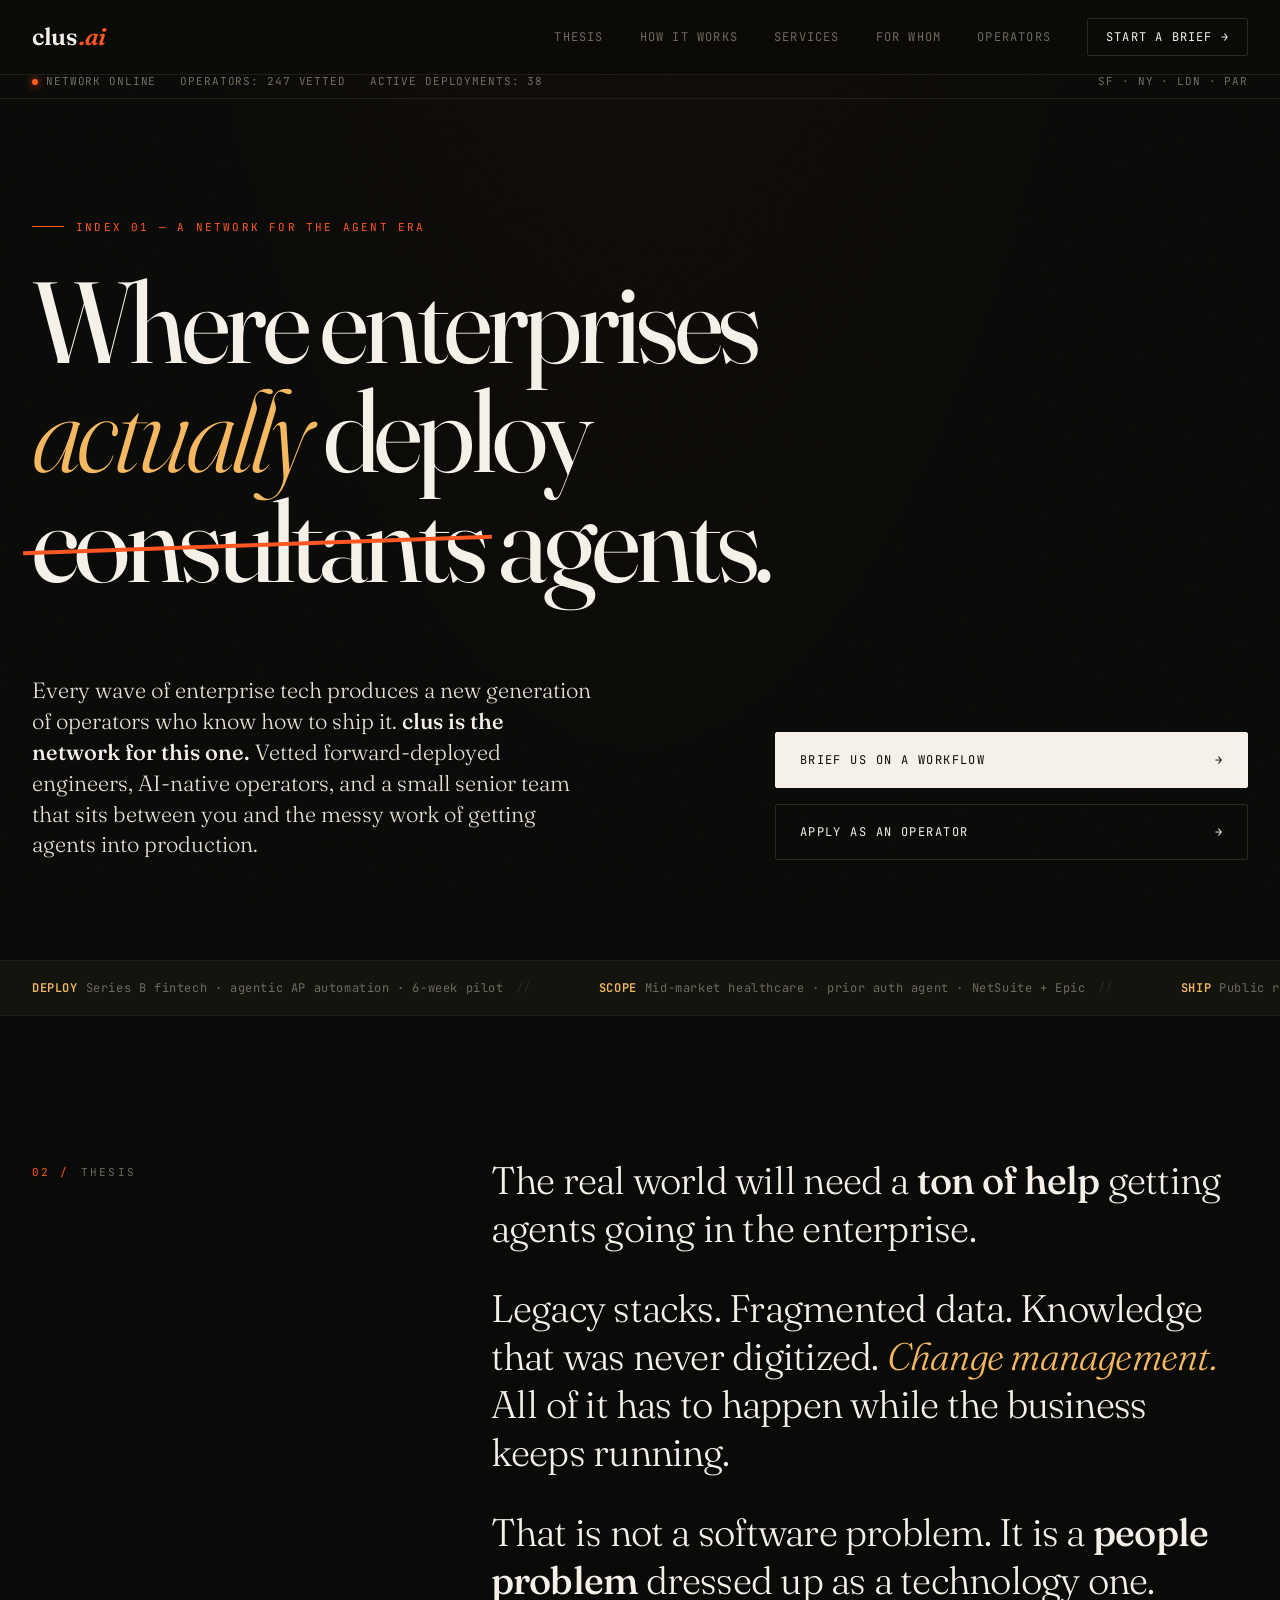
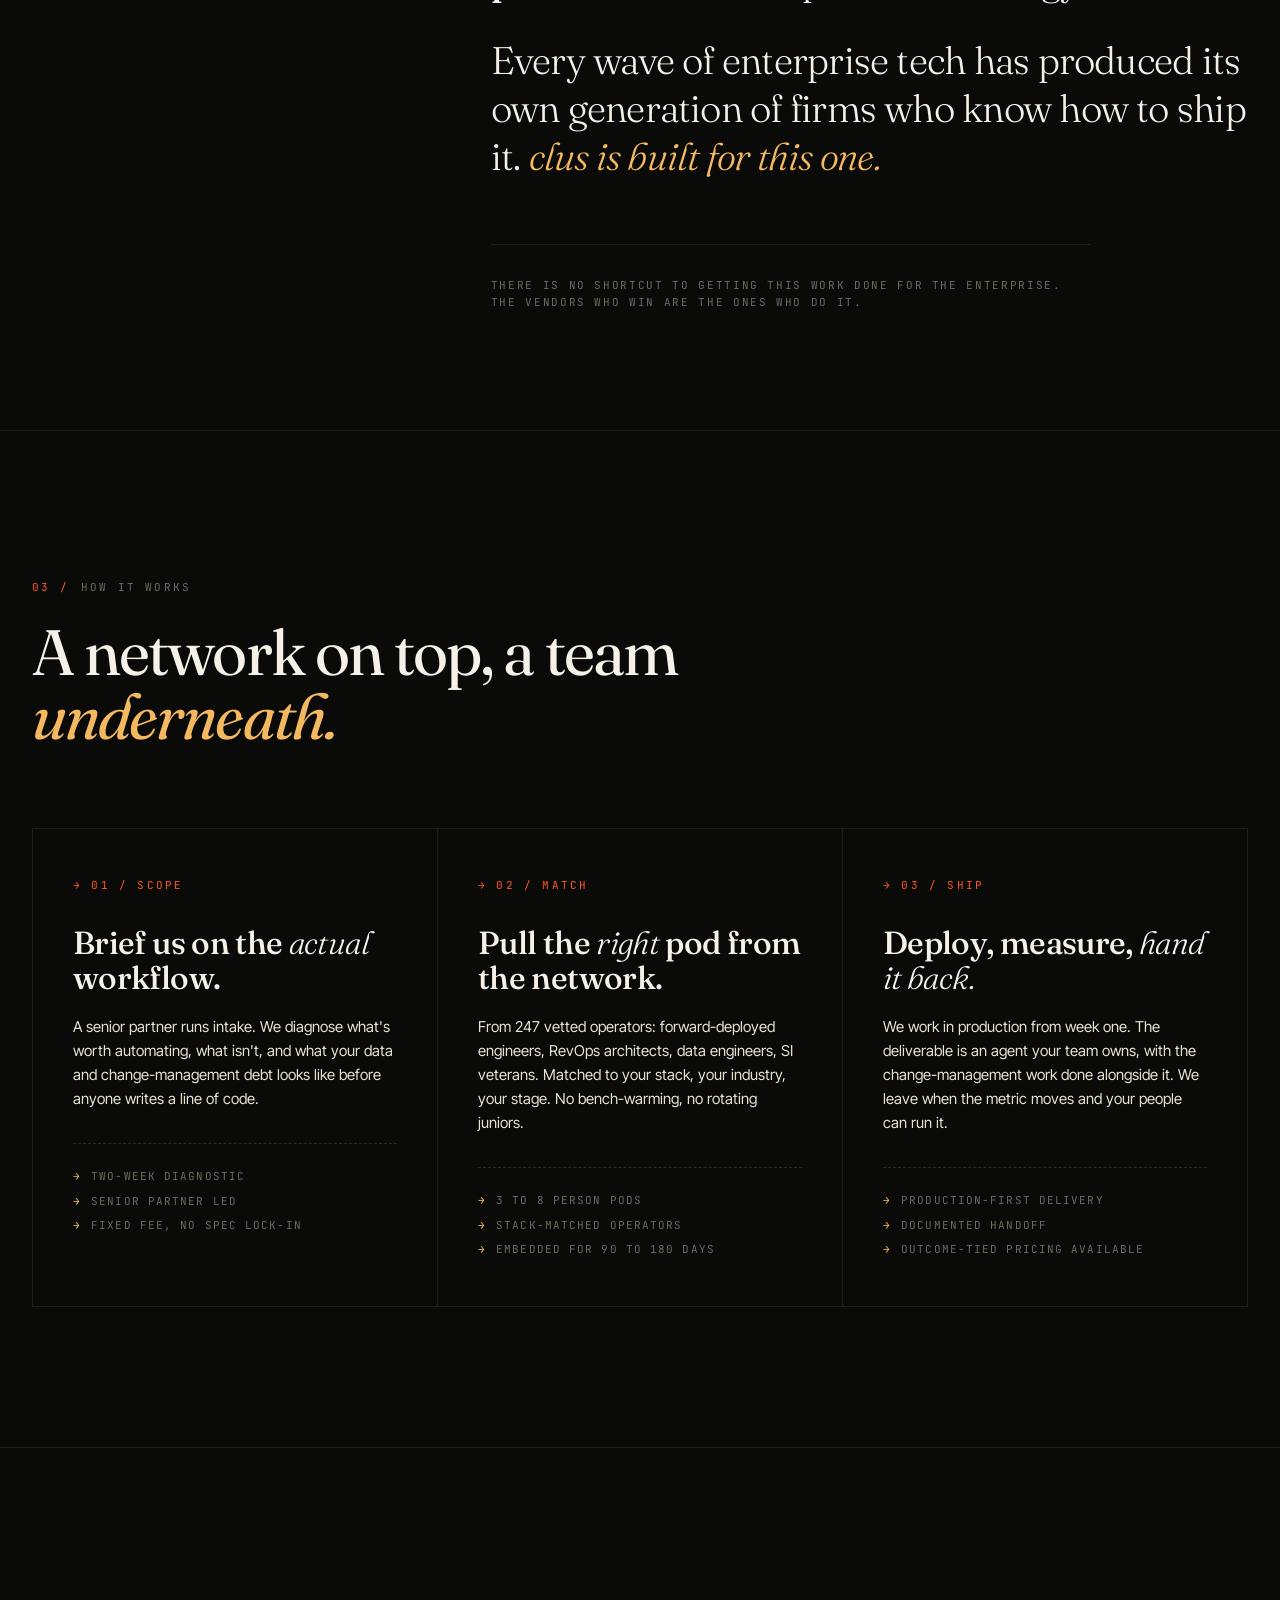
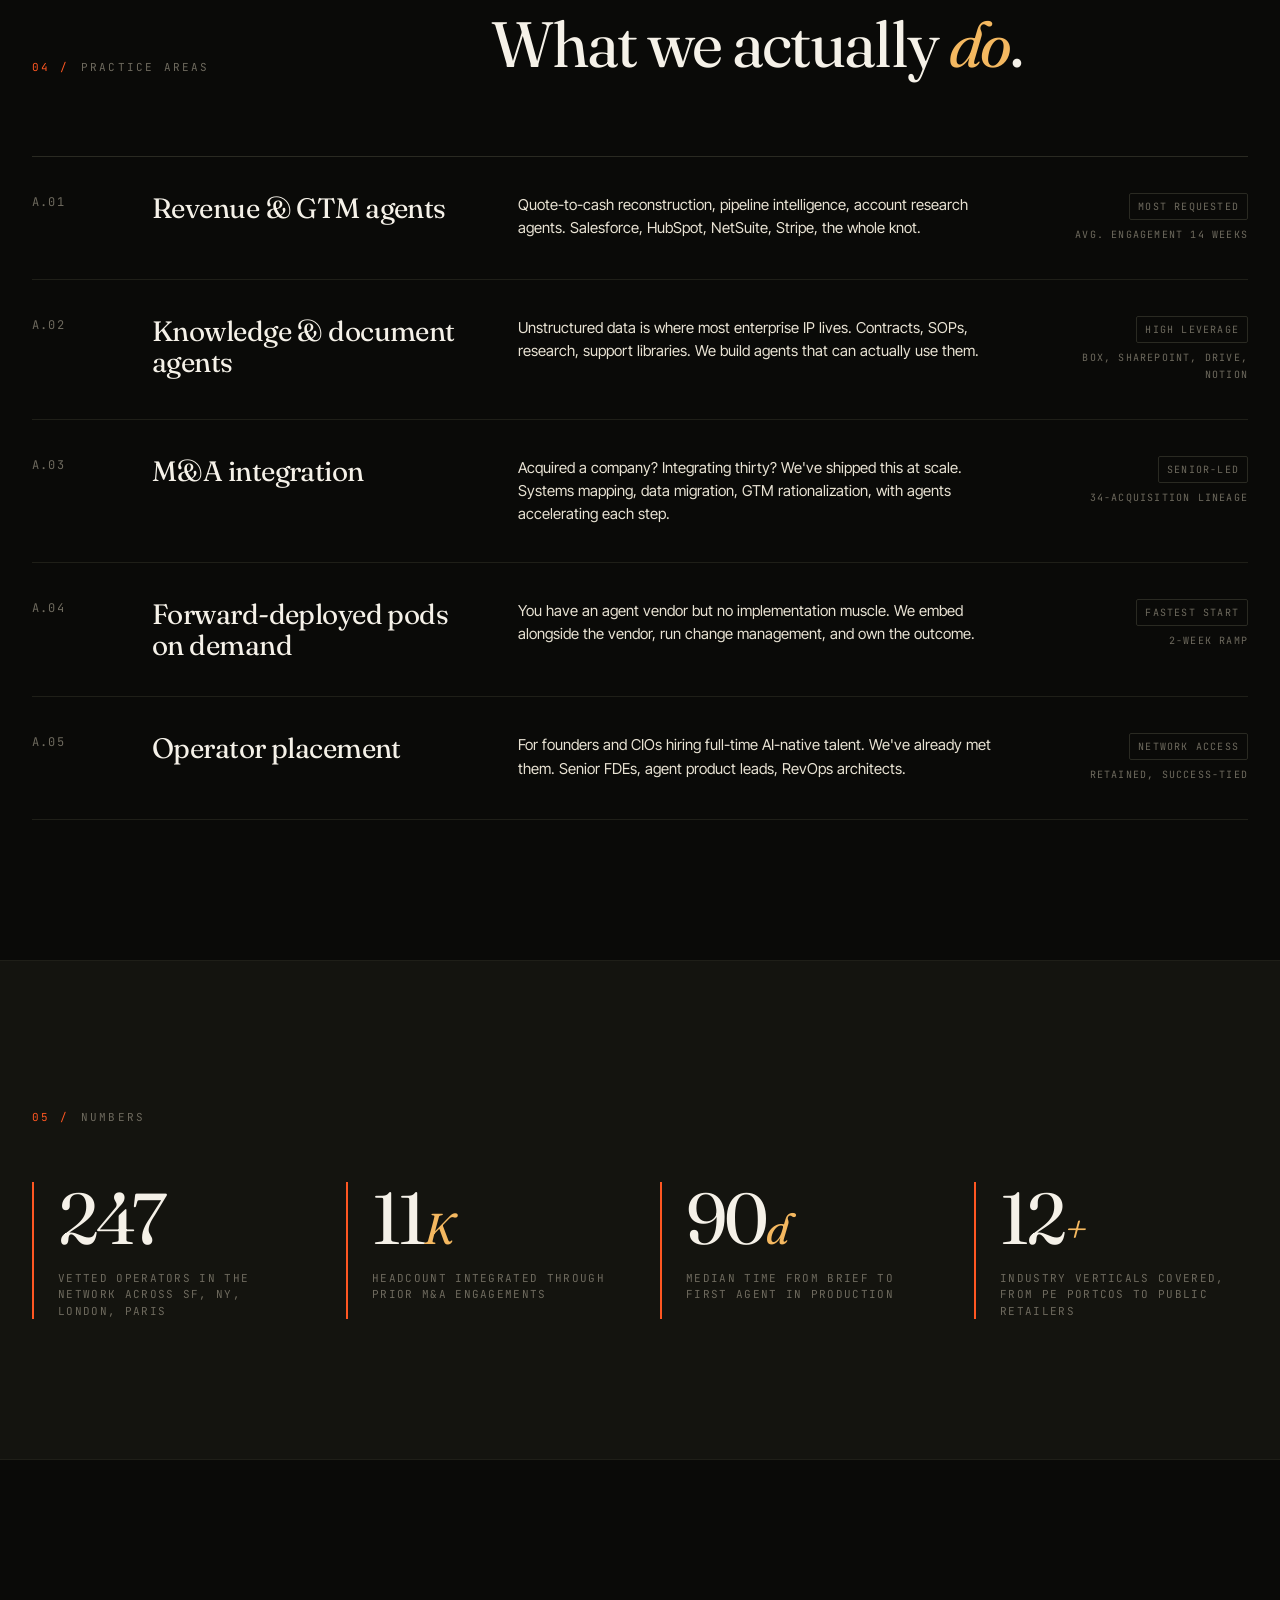
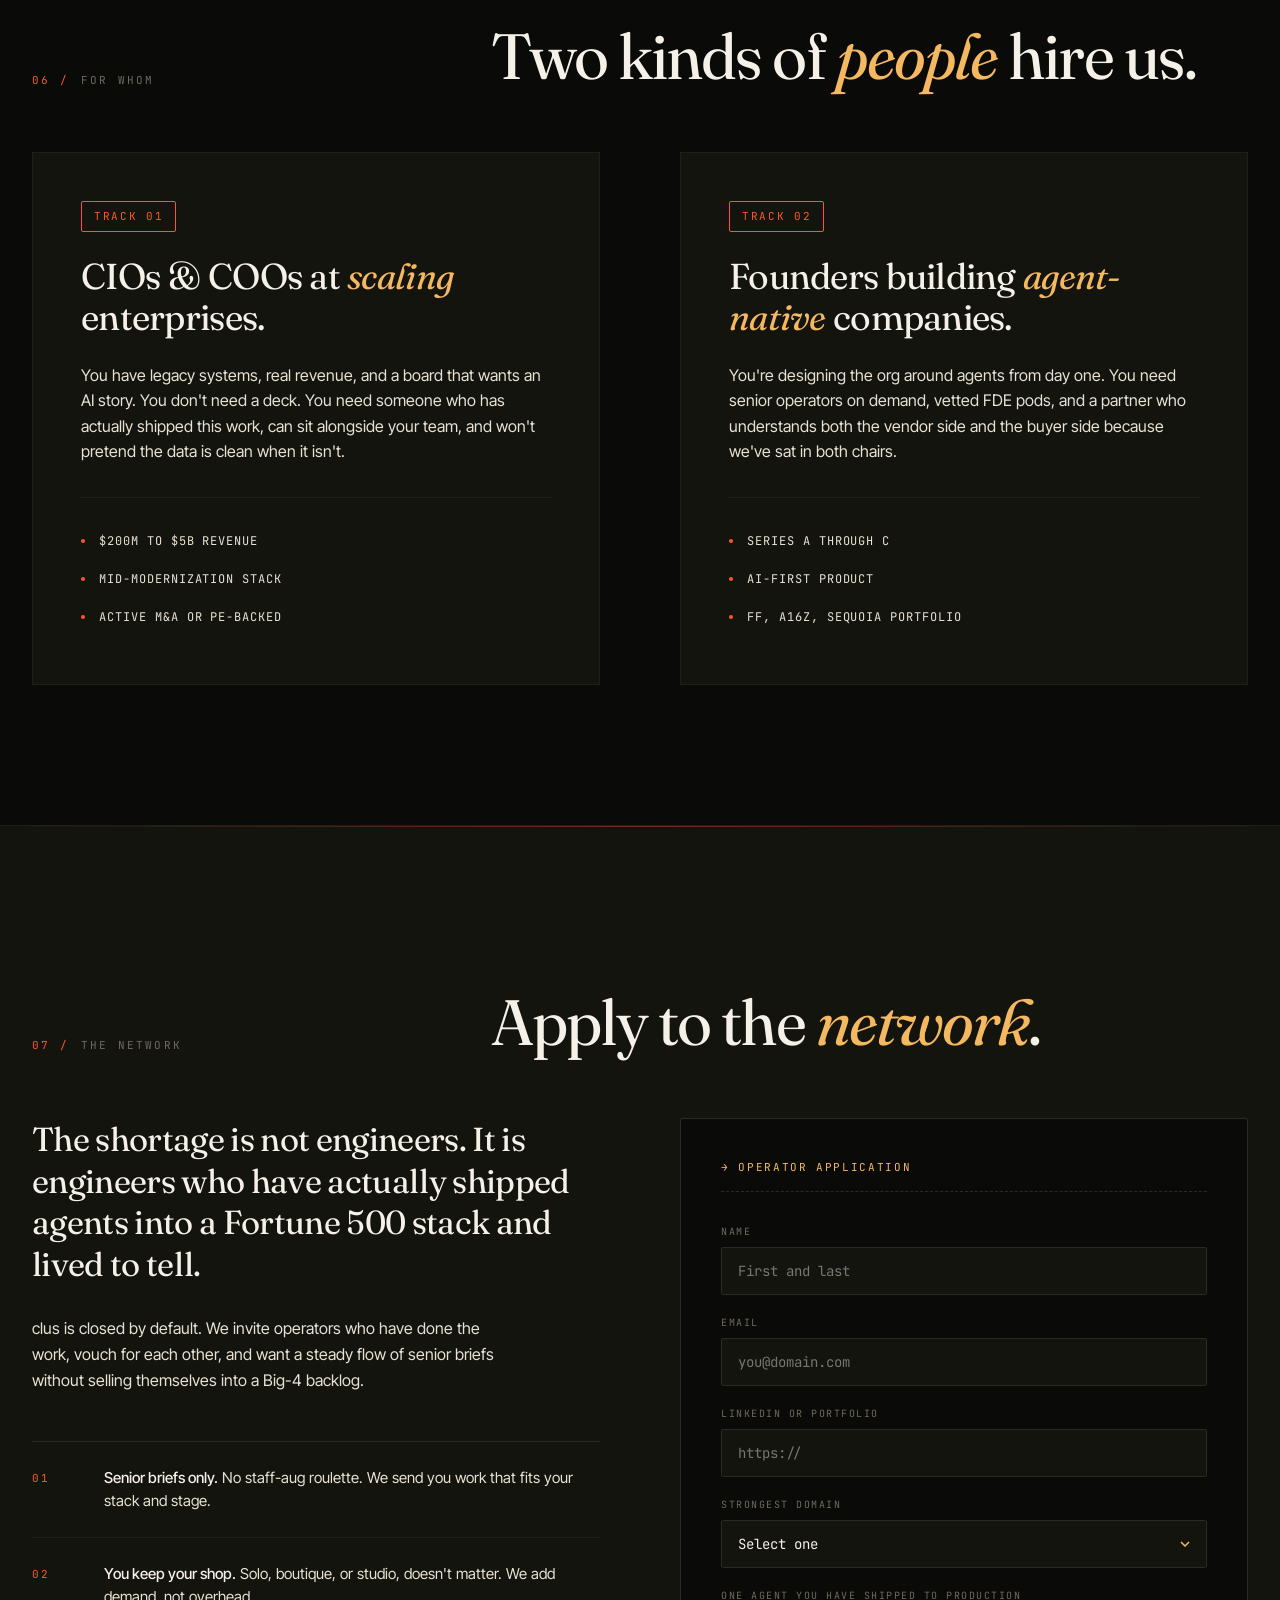
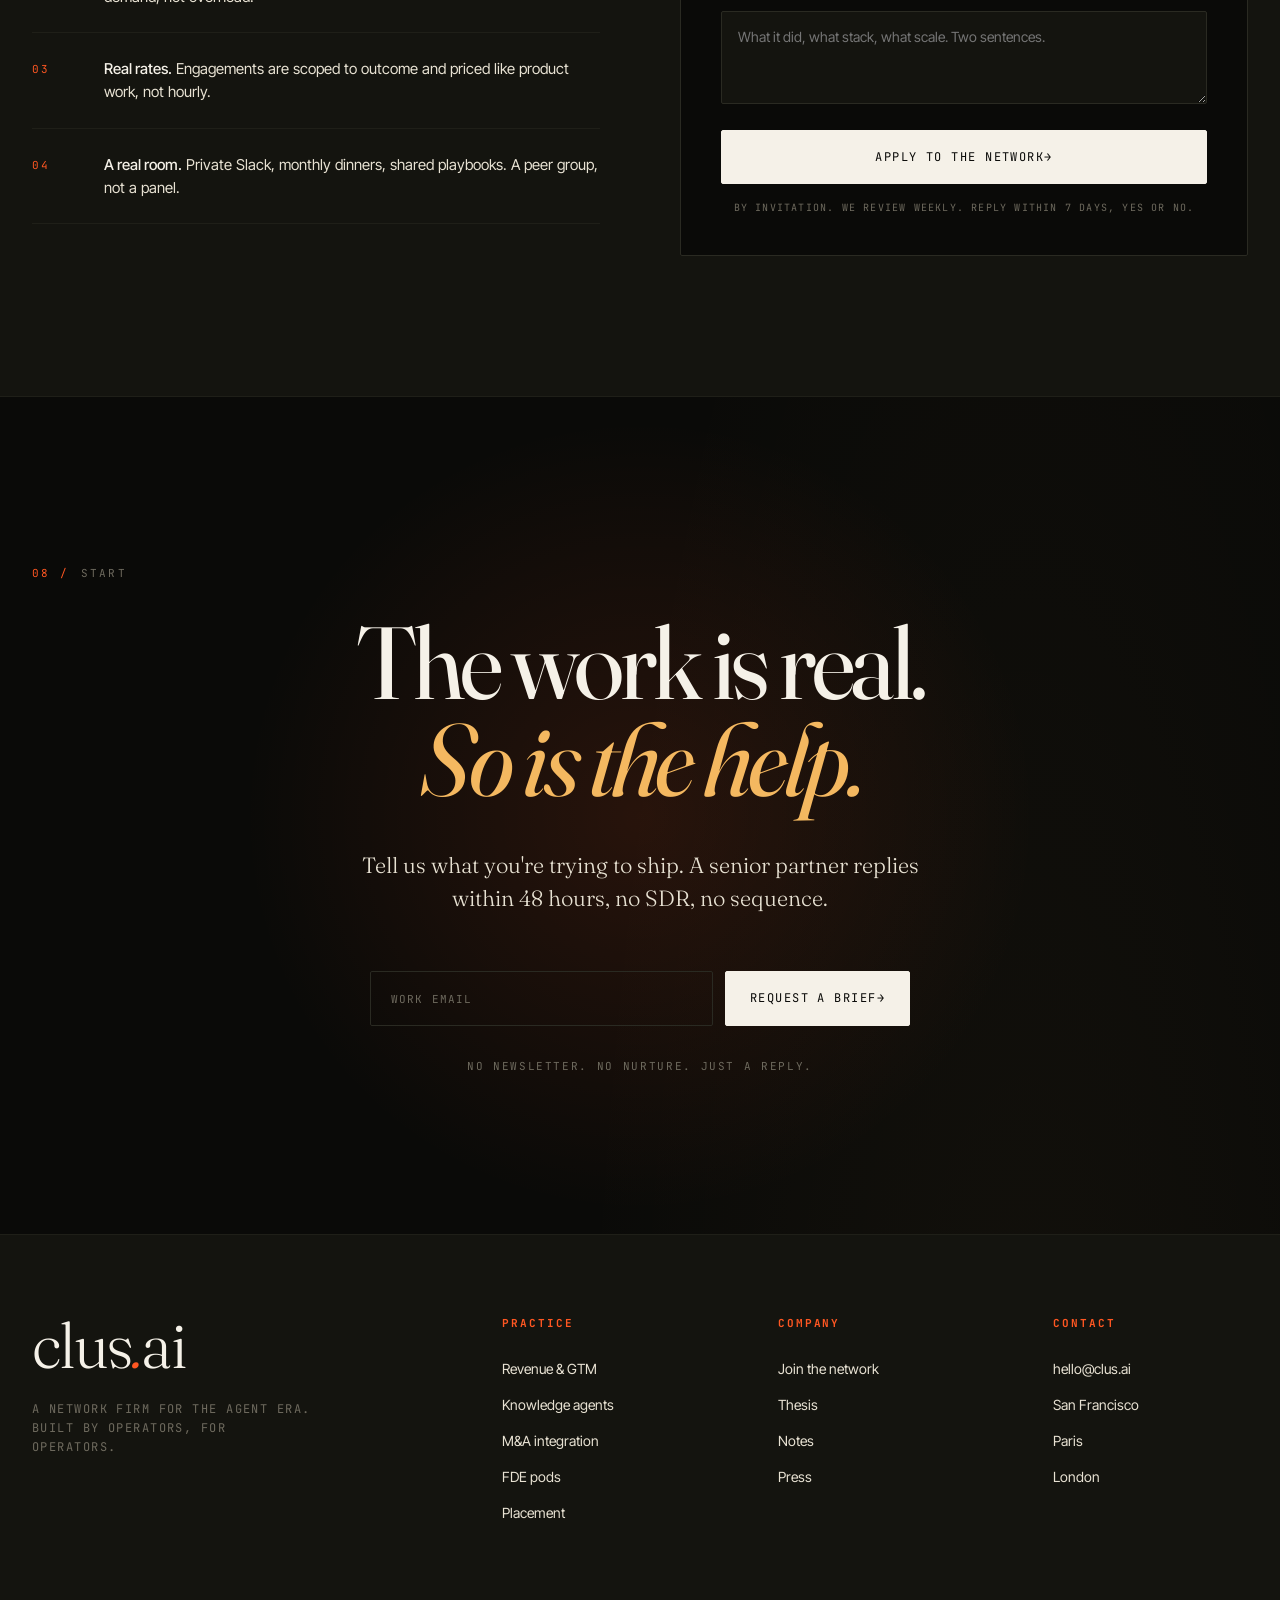
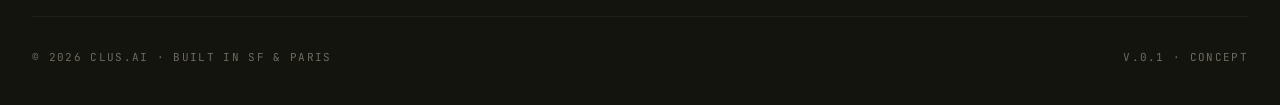
<file: clus-ai.html>
<!DOCTYPE html>
<html lang="en">
<head>
<meta charset="UTF-8" />
<meta name="viewport" content="width=device-width, initial-scale=1.0" />
<title>clus.ai — Where enterprises deploy agents that actually work</title>
<meta name="description" content="A network of vetted forward-deployed engineers and AI-native operators, paired with the strategic layer enterprises need to ship agents into production." />

<link rel="preconnect" href="https://fonts.googleapis.com">
<link rel="preconnect" href="https://fonts.gstatic.com" crossorigin>
<link href="https://fonts.googleapis.com/css2?family=Fraunces:ital,opsz,wght@0,9..144,300;0,9..144,400;0,9..144,500;0,9..144,600;0,9..144,700;0,9..144,900;1,9..144,400&family=JetBrains+Mono:wght@400;500;600&family=Inter+Tight:wght@400;500;600&display=swap" rel="stylesheet">

<style>
  :root {
    --ink: #0a0a08;
    --ink-2: #14140f;
    --ink-3: #1c1c16;
    --paper: #f5f1e8;
    --paper-dim: #e8e2d3;
    --rule: #2a2a22;
    --rule-soft: #1f1f18;
    --accent: #ff5722;
    --accent-warm: #f4b860;
    --muted: #6e6a5e;
    --muted-2: #4a4640;
  }

  * { margin: 0; padding: 0; box-sizing: border-box; }

  html { scroll-behavior: smooth; }

  body {
    background: var(--ink);
    color: var(--paper);
    font-family: 'Inter Tight', sans-serif;
    font-size: 16px;
    line-height: 1.5;
    overflow-x: hidden;
    -webkit-font-smoothing: antialiased;
    background-image:
      radial-gradient(ellipse 80% 50% at 50% -20%, rgba(255, 87, 34, 0.08), transparent 60%),
      radial-gradient(ellipse 60% 40% at 80% 100%, rgba(244, 184, 96, 0.04), transparent 60%);
  }

  /* Grain overlay */
  body::before {
    content: '';
    position: fixed;
    top: 0; left: 0; right: 0; bottom: 0;
    pointer-events: none;
    z-index: 1;
    opacity: 0.4;
    mix-blend-mode: overlay;
    background-image: url("data:image/svg+xml,%3Csvg viewBox='0 0 200 200' xmlns='http://www.w3.org/2000/svg'%3E%3Cfilter id='n'%3E%3CfeTurbulence type='fractalNoise' baseFrequency='0.9' numOctaves='3'/%3E%3C/filter%3E%3Crect width='100%25' height='100%25' filter='url(%23n)' opacity='0.5'/%3E%3C/svg%3E");
  }

  .container {
    max-width: 1320px;
    margin: 0 auto;
    padding: 0 32px;
    position: relative;
    z-index: 2;
  }

  /* ============ NAV ============ */
  nav {
    position: fixed;
    top: 0; left: 0; right: 0;
    z-index: 100;
    backdrop-filter: blur(20px) saturate(160%);
    background: rgba(10, 10, 8, 0.7);
    border-bottom: 1px solid var(--rule-soft);
  }

  .nav-inner {
    display: flex;
    justify-content: space-between;
    align-items: center;
    padding: 18px 32px;
    max-width: 1320px;
    margin: 0 auto;
  }

  .logo {
    font-family: 'Fraunces', serif;
    font-size: 24px;
    font-weight: 600;
    letter-spacing: -0.02em;
    color: var(--paper);
    text-decoration: none;
    display: flex;
    align-items: center;
    gap: 2px;
  }

  .logo-dot {
    color: var(--accent);
    font-style: italic;
  }

  .nav-links {
    display: flex;
    gap: 36px;
    align-items: center;
    font-family: 'JetBrains Mono', monospace;
    font-size: 12px;
    text-transform: uppercase;
    letter-spacing: 0.1em;
  }

  .nav-links a {
    color: var(--muted);
    text-decoration: none;
    transition: color 0.2s;
  }

  .nav-links a:hover { color: var(--paper); }

  .nav-cta {
    padding: 9px 18px;
    border: 1px solid var(--rule);
    border-radius: 2px;
    color: var(--paper) !important;
    transition: all 0.2s;
  }

  .nav-cta:hover {
    background: var(--paper);
    color: var(--ink) !important;
    border-color: var(--paper);
  }

  /* ============ STATUS BAR ============ */
  .status-bar {
    border-bottom: 1px solid var(--rule-soft);
    padding: 8px 0;
    font-family: 'JetBrains Mono', monospace;
    font-size: 11px;
    color: var(--muted);
    margin-top: 65px;
    overflow: hidden;
  }

  .status-inner {
    display: flex;
    justify-content: space-between;
    align-items: center;
    padding: 0 32px;
    max-width: 1320px;
    margin: 0 auto;
    letter-spacing: 0.08em;
    text-transform: uppercase;
  }

  .status-left { display: flex; gap: 24px; align-items: center; }

  .pulse {
    display: inline-block;
    width: 6px; height: 6px;
    background: var(--accent);
    border-radius: 50%;
    margin-right: 8px;
    animation: pulse 2s infinite;
    box-shadow: 0 0 8px var(--accent);
  }

  @keyframes pulse {
    0%, 100% { opacity: 1; }
    50% { opacity: 0.3; }
  }

  /* ============ HERO ============ */
  .hero {
    padding: 120px 0 100px;
    position: relative;
  }

  .eyebrow {
    font-family: 'JetBrains Mono', monospace;
    font-size: 11px;
    text-transform: uppercase;
    letter-spacing: 0.2em;
    color: var(--accent);
    margin-bottom: 32px;
    display: flex;
    align-items: center;
    gap: 12px;
  }

  .eyebrow::before {
    content: '';
    width: 32px;
    height: 1px;
    background: var(--accent);
  }

  h1.hero-title {
    font-family: 'Fraunces', serif;
    font-size: clamp(56px, 9vw, 128px);
    font-weight: 400;
    line-height: 0.95;
    letter-spacing: -0.04em;
    margin-bottom: 48px;
    max-width: 1100px;
  }

  h1.hero-title em {
    font-style: italic;
    font-weight: 300;
    color: var(--accent-warm);
  }

  h1.hero-title .strike {
    position: relative;
    display: inline-block;
  }

  h1.hero-title .strike::after {
    content: '';
    position: absolute;
    top: 52%;
    left: -2%;
    right: -2%;
    height: 4px;
    background: var(--accent);
    transform: rotate(-2deg);
  }

  .hero-grid {
    display: grid;
    grid-template-columns: 1.4fr 1fr;
    gap: 80px;
    align-items: end;
    margin-top: 80px;
  }

  .hero-deck {
    font-family: 'Fraunces', serif;
    font-size: 22px;
    line-height: 1.4;
    color: var(--paper-dim);
    font-weight: 300;
    max-width: 560px;
  }

  .hero-deck strong {
    color: var(--paper);
    font-weight: 500;
  }

  .hero-actions {
    display: flex;
    flex-direction: column;
    gap: 16px;
  }

  .btn {
    display: inline-flex;
    align-items: center;
    justify-content: space-between;
    padding: 18px 24px;
    border-radius: 2px;
    font-family: 'JetBrains Mono', monospace;
    font-size: 12px;
    text-transform: uppercase;
    letter-spacing: 0.12em;
    text-decoration: none;
    transition: all 0.25s cubic-bezier(0.4, 0, 0.2, 1);
    cursor: pointer;
    border: none;
  }

  .btn-primary {
    background: var(--paper);
    color: var(--ink);
    border: 1px solid var(--paper);
  }

  .btn-primary:hover {
    background: var(--accent);
    border-color: var(--accent);
    color: var(--paper);
  }

  .btn-secondary {
    background: transparent;
    color: var(--paper);
    border: 1px solid var(--rule);
  }

  .btn-secondary:hover {
    border-color: var(--paper);
  }

  .btn .arrow { transition: transform 0.25s; }
  .btn:hover .arrow { transform: translateX(4px); }

  /* ============ MARQUEE / TICKER ============ */
  .ticker {
    border-top: 1px solid var(--rule-soft);
    border-bottom: 1px solid var(--rule-soft);
    padding: 18px 0;
    overflow: hidden;
    position: relative;
    background: var(--ink-2);
  }

  .ticker-inner {
    display: flex;
    animation: scroll 60s linear infinite;
    white-space: nowrap;
    font-family: 'JetBrains Mono', monospace;
    font-size: 12px;
    color: var(--muted);
    letter-spacing: 0.05em;
  }

  .ticker-item {
    padding: 0 32px;
    display: flex;
    align-items: center;
    gap: 8px;
  }

  .ticker-item .tag {
    color: var(--accent-warm);
    font-weight: 600;
  }

  .ticker-item .sep {
    color: var(--rule);
    margin: 0 4px;
  }

  @keyframes scroll {
    from { transform: translateX(0); }
    to { transform: translateX(-50%); }
  }

  /* ============ MANIFESTO ============ */
  .manifesto {
    padding: 140px 0 120px;
    border-bottom: 1px solid var(--rule-soft);
  }

  .manifesto-grid {
    display: grid;
    grid-template-columns: 1fr 2fr;
    gap: 80px;
  }

  .section-label {
    font-family: 'JetBrains Mono', monospace;
    font-size: 11px;
    text-transform: uppercase;
    letter-spacing: 0.2em;
    color: var(--muted);
    padding-top: 8px;
  }

  .section-label .num {
    color: var(--accent);
    margin-right: 12px;
  }

  .manifesto-text {
    font-family: 'Fraunces', serif;
    font-size: clamp(28px, 3vw, 42px);
    line-height: 1.25;
    font-weight: 300;
    letter-spacing: -0.02em;
  }

  .manifesto-text strong {
    font-weight: 500;
    color: var(--paper);
  }

  .manifesto-text em {
    font-style: italic;
    color: var(--accent-warm);
  }

  .manifesto-text p + p {
    margin-top: 32px;
  }

  .manifesto-attribution {
    font-family: 'JetBrains Mono', monospace;
    font-size: 11px;
    color: var(--muted);
    margin-top: 64px;
    text-transform: uppercase;
    letter-spacing: 0.15em;
    padding-top: 32px;
    border-top: 1px solid var(--rule-soft);
    max-width: 600px;
  }

  /* ============ HOW IT WORKS ============ */
  .how {
    padding: 140px 0;
    border-bottom: 1px solid var(--rule-soft);
  }

  .how-header {
    margin-bottom: 80px;
    max-width: 720px;
  }

  .how-header h2 {
    font-family: 'Fraunces', serif;
    font-size: clamp(40px, 5vw, 64px);
    font-weight: 400;
    line-height: 1;
    letter-spacing: -0.03em;
    margin-top: 24px;
  }

  .how-header h2 em {
    font-style: italic;
    color: var(--accent-warm);
  }

  .how-grid {
    display: grid;
    grid-template-columns: repeat(3, 1fr);
    gap: 1px;
    background: var(--rule-soft);
    border: 1px solid var(--rule-soft);
  }

  .how-card {
    background: var(--ink);
    padding: 48px 40px;
    position: relative;
    transition: background 0.3s;
  }

  .how-card:hover {
    background: var(--ink-2);
  }

  .how-num {
    font-family: 'JetBrains Mono', monospace;
    font-size: 11px;
    color: var(--accent);
    letter-spacing: 0.2em;
    margin-bottom: 32px;
    display: block;
  }

  .how-title {
    font-family: 'Fraunces', serif;
    font-size: 32px;
    font-weight: 500;
    line-height: 1.1;
    letter-spacing: -0.02em;
    margin-bottom: 20px;
  }

  .how-title em {
    font-style: italic;
    font-weight: 300;
  }

  .how-body {
    color: var(--paper-dim);
    font-size: 15px;
    line-height: 1.6;
  }

  .how-detail {
    margin-top: 32px;
    padding-top: 24px;
    border-top: 1px dashed var(--rule);
    font-family: 'JetBrains Mono', monospace;
    font-size: 11px;
    text-transform: uppercase;
    letter-spacing: 0.1em;
    color: var(--muted);
    display: flex;
    flex-direction: column;
    gap: 8px;
  }

  .how-detail span::before {
    content: '→';
    color: var(--accent-warm);
    margin-right: 10px;
  }

  /* ============ SERVICES ============ */
  .services {
    padding: 140px 0;
    border-bottom: 1px solid var(--rule-soft);
  }

  .services-header {
    display: grid;
    grid-template-columns: 1fr 2fr;
    gap: 80px;
    margin-bottom: 80px;
    align-items: end;
  }

  .services-header h2 {
    font-family: 'Fraunces', serif;
    font-size: clamp(40px, 5vw, 64px);
    font-weight: 400;
    line-height: 1;
    letter-spacing: -0.03em;
    margin-top: 24px;
  }

  .services-header h2 em {
    font-style: italic;
    color: var(--accent-warm);
  }

  .services-list {
    border-top: 1px solid var(--rule);
  }

  .service-row {
    display: grid;
    grid-template-columns: 80px 1fr 1.5fr 200px;
    gap: 40px;
    padding: 36px 0;
    border-bottom: 1px solid var(--rule-soft);
    align-items: start;
    transition: padding 0.3s;
    cursor: pointer;
  }

  .service-row:hover {
    padding-left: 16px;
  }

  .service-row:hover .service-name {
    color: var(--accent-warm);
  }

  .service-num {
    font-family: 'JetBrains Mono', monospace;
    font-size: 12px;
    color: var(--muted);
    letter-spacing: 0.1em;
  }

  .service-name {
    font-family: 'Fraunces', serif;
    font-size: 28px;
    font-weight: 400;
    line-height: 1.1;
    letter-spacing: -0.02em;
    transition: color 0.3s;
  }

  .service-desc {
    font-size: 15px;
    color: var(--paper-dim);
    line-height: 1.55;
  }

  .service-meta {
    font-family: 'JetBrains Mono', monospace;
    font-size: 10px;
    text-transform: uppercase;
    letter-spacing: 0.12em;
    color: var(--muted);
    text-align: right;
    line-height: 1.7;
  }

  .service-meta .pill {
    display: inline-block;
    padding: 4px 8px;
    border: 1px solid var(--rule);
    border-radius: 2px;
    margin-bottom: 6px;
  }

  /* ============ PROOF ============ */
  .proof {
    padding: 140px 0;
    background: var(--ink-2);
    border-bottom: 1px solid var(--rule-soft);
  }

  .proof-grid {
    display: grid;
    grid-template-columns: repeat(4, 1fr);
    gap: 40px;
  }

  .stat {
    border-left: 2px solid var(--accent);
    padding-left: 24px;
  }

  .stat-num {
    font-family: 'Fraunces', serif;
    font-size: 72px;
    font-weight: 400;
    letter-spacing: -0.04em;
    line-height: 1;
    color: var(--paper);
  }

  .stat-num em {
    font-style: italic;
    color: var(--accent-warm);
    font-size: 0.6em;
  }

  .stat-label {
    font-family: 'JetBrains Mono', monospace;
    font-size: 11px;
    text-transform: uppercase;
    letter-spacing: 0.12em;
    color: var(--muted);
    margin-top: 16px;
    line-height: 1.5;
  }

  /* ============ WHO ============ */
  .who {
    padding: 140px 0;
    border-bottom: 1px solid var(--rule-soft);
  }

  .who-grid {
    display: grid;
    grid-template-columns: 1fr 1fr;
    gap: 80px;
  }

  .who-block {
    border: 1px solid var(--rule-soft);
    padding: 48px;
    background: var(--ink-2);
    transition: all 0.3s;
  }

  .who-block:hover {
    border-color: var(--accent);
    transform: translateY(-2px);
  }

  .who-tag {
    font-family: 'JetBrains Mono', monospace;
    font-size: 11px;
    text-transform: uppercase;
    letter-spacing: 0.15em;
    color: var(--accent);
    margin-bottom: 24px;
    display: inline-block;
    padding: 6px 12px;
    border: 1px solid var(--accent);
    border-radius: 2px;
  }

  .who-title {
    font-family: 'Fraunces', serif;
    font-size: 36px;
    font-weight: 400;
    line-height: 1.15;
    letter-spacing: -0.02em;
    margin-bottom: 24px;
  }

  .who-title em {
    font-style: italic;
    color: var(--accent-warm);
  }

  .who-body {
    color: var(--paper-dim);
    font-size: 16px;
    line-height: 1.6;
    margin-bottom: 32px;
  }

  .who-list {
    list-style: none;
    padding-top: 24px;
    border-top: 1px solid var(--rule-soft);
  }

  .who-list li {
    padding: 10px 0;
    font-size: 14px;
    color: var(--paper-dim);
    display: flex;
    align-items: center;
    gap: 14px;
    font-family: 'JetBrains Mono', monospace;
    font-size: 12px;
    text-transform: uppercase;
    letter-spacing: 0.08em;
  }

  .who-list li::before {
    content: '';
    width: 4px;
    height: 4px;
    background: var(--accent);
    border-radius: 50%;
    flex-shrink: 0;
  }

  /* ============ CTA ============ */
  .cta {
    padding: 160px 0;
    text-align: center;
    position: relative;
    overflow: hidden;
  }

  .cta::before {
    content: '';
    position: absolute;
    top: 50%;
    left: 50%;
    transform: translate(-50%, -50%);
    width: 800px;
    height: 800px;
    background: radial-gradient(circle, rgba(255, 87, 34, 0.12), transparent 70%);
    z-index: -1;
  }

  .cta h2 {
    font-family: 'Fraunces', serif;
    font-size: clamp(56px, 8vw, 112px);
    font-weight: 400;
    line-height: 0.95;
    letter-spacing: -0.04em;
    margin-bottom: 40px;
    max-width: 1100px;
    margin-left: auto;
    margin-right: auto;
  }

  .cta h2 em {
    font-style: italic;
    color: var(--accent-warm);
  }

  .cta-deck {
    font-family: 'Fraunces', serif;
    font-size: 22px;
    color: var(--paper-dim);
    font-weight: 300;
    max-width: 600px;
    margin: 0 auto 56px;
    line-height: 1.5;
  }

  .form-row {
    max-width: 540px;
    margin: 0 auto;
    display: flex;
    gap: 12px;
  }

  .form-row input {
    flex: 1;
    background: transparent;
    border: 1px solid var(--rule);
    color: var(--paper);
    padding: 18px 20px;
    font-family: 'JetBrains Mono', monospace;
    font-size: 13px;
    border-radius: 2px;
    outline: none;
    transition: border-color 0.2s;
  }

  .form-row input:focus {
    border-color: var(--accent);
  }

  .form-row input::placeholder {
    color: var(--muted);
    text-transform: uppercase;
    letter-spacing: 0.1em;
    font-size: 11px;
  }

  .cta-fine {
    margin-top: 32px;
    font-family: 'JetBrains Mono', monospace;
    font-size: 11px;
    color: var(--muted);
    text-transform: uppercase;
    letter-spacing: 0.15em;
  }

  /* ============ FOOTER ============ */
  footer {
    padding: 80px 0 40px;
    border-top: 1px solid var(--rule-soft);
    background: var(--ink-2);
  }

  .footer-grid {
    display: grid;
    grid-template-columns: 2fr 1fr 1fr 1fr;
    gap: 80px;
    margin-bottom: 80px;
  }

  .footer-mark {
    font-family: 'Fraunces', serif;
    font-size: 64px;
    font-weight: 300;
    letter-spacing: -0.03em;
    line-height: 0.95;
    margin-bottom: 24px;
  }

  .footer-mark em {
    font-style: italic;
    color: var(--accent);
  }

  .footer-tag {
    color: var(--muted);
    font-family: 'JetBrains Mono', monospace;
    font-size: 12px;
    text-transform: uppercase;
    letter-spacing: 0.12em;
    max-width: 280px;
    line-height: 1.6;
  }

  .footer-col h4 {
    font-family: 'JetBrains Mono', monospace;
    font-size: 11px;
    text-transform: uppercase;
    letter-spacing: 0.18em;
    color: var(--accent);
    margin-bottom: 24px;
  }

  .footer-col ul {
    list-style: none;
  }

  .footer-col li {
    margin-bottom: 12px;
  }

  .footer-col a {
    color: var(--paper-dim);
    text-decoration: none;
    font-size: 14px;
    transition: color 0.2s;
  }

  .footer-col a:hover { color: var(--accent-warm); }

  .footer-base {
    border-top: 1px solid var(--rule-soft);
    padding-top: 32px;
    display: flex;
    justify-content: space-between;
    font-family: 'JetBrains Mono', monospace;
    font-size: 11px;
    color: var(--muted);
    text-transform: uppercase;
    letter-spacing: 0.12em;
  }

  /* ============ ANIMATIONS ============ */
  .reveal {
    opacity: 0;
    transform: translateY(30px);
    animation: reveal 1s cubic-bezier(0.2, 0.7, 0.2, 1) forwards;
  }

  @keyframes reveal {
    to { opacity: 1; transform: translateY(0); }
  }

  .delay-1 { animation-delay: 0.1s; }
  .delay-2 { animation-delay: 0.25s; }
  .delay-3 { animation-delay: 0.4s; }
  .delay-4 { animation-delay: 0.55s; }

  /* ============ OPERATORS ============ */
  .operators {
    padding: 140px 0;
    border-bottom: 1px solid var(--rule-soft);
    background: var(--ink-2);
    position: relative;
  }

  .operators::before {
    content: '';
    position: absolute;
    top: 0; left: 0; right: 0;
    height: 1px;
    background: linear-gradient(90deg, transparent, var(--accent), transparent);
    opacity: 0.4;
  }

  .operators-grid {
    display: grid;
    grid-template-columns: 1fr 1fr;
    gap: 80px;
    align-items: start;
  }

  .operators-lede {
    font-family: 'Fraunces', serif;
    font-size: clamp(28px, 2.6vw, 36px);
    font-weight: 400;
    line-height: 1.25;
    letter-spacing: -0.02em;
    margin-bottom: 32px;
    color: var(--paper);
  }

  .operators-body {
    color: var(--paper-dim);
    font-size: 16px;
    line-height: 1.6;
    margin-bottom: 48px;
    max-width: 480px;
  }

  .operators-perks {
    list-style: none;
    border-top: 1px solid var(--rule);
  }

  .operators-perks li {
    padding: 24px 0;
    border-bottom: 1px solid var(--rule-soft);
    display: grid;
    grid-template-columns: 56px 1fr;
    gap: 16px;
    align-items: start;
    font-size: 15px;
    line-height: 1.55;
    color: var(--paper-dim);
  }

  .operators-perks li strong {
    color: var(--paper);
    font-weight: 500;
  }

  .perk-num {
    font-family: 'JetBrains Mono', monospace;
    font-size: 11px;
    color: var(--accent);
    letter-spacing: 0.15em;
    padding-top: 4px;
  }

  /* Form */
  .operators-form-wrap {
    position: sticky;
    top: 100px;
  }

  .operators-form {
    background: var(--ink);
    border: 1px solid var(--rule);
    padding: 40px;
    border-radius: 2px;
  }

  .form-tag {
    font-family: 'JetBrains Mono', monospace;
    font-size: 11px;
    color: var(--accent-warm);
    letter-spacing: 0.15em;
    text-transform: uppercase;
    margin-bottom: 32px;
    padding-bottom: 16px;
    border-bottom: 1px dashed var(--rule);
  }

  .operators-form label {
    display: block;
    margin-bottom: 20px;
  }

  .operators-form label span {
    display: block;
    font-family: 'JetBrains Mono', monospace;
    font-size: 10px;
    text-transform: uppercase;
    letter-spacing: 0.15em;
    color: var(--muted);
    margin-bottom: 8px;
  }

  .operators-form input,
  .operators-form select,
  .operators-form textarea {
    width: 100%;
    background: var(--ink-2);
    border: 1px solid var(--rule);
    color: var(--paper);
    padding: 14px 16px;
    font-family: 'Inter Tight', sans-serif;
    font-size: 14px;
    border-radius: 2px;
    outline: none;
    transition: border-color 0.2s;
    font-family: 'JetBrains Mono', monospace;
  }

  .operators-form input:focus,
  .operators-form select:focus,
  .operators-form textarea:focus {
    border-color: var(--accent);
  }

  .operators-form textarea {
    resize: vertical;
    min-height: 80px;
    font-family: 'Inter Tight', sans-serif;
    line-height: 1.5;
  }

  .operators-form select {
    appearance: none;
    cursor: pointer;
    background-image: url("data:image/svg+xml,%3Csvg width='10' height='6' viewBox='0 0 10 6' xmlns='http://www.w3.org/2000/svg'%3E%3Cpath d='M1 1l4 4 4-4' stroke='%23f4b860' stroke-width='1.5' fill='none'/%3E%3C/svg%3E");
    background-repeat: no-repeat;
    background-position: right 16px center;
    padding-right: 40px;
  }

  .form-fine {
    margin-top: 16px;
    font-family: 'JetBrains Mono', monospace;
    font-size: 10px;
    color: var(--muted);
    text-transform: uppercase;
    letter-spacing: 0.12em;
    text-align: center;
  }

  .form-success {
    text-align: center;
    padding: 40px 16px;
  }

  .success-mark {
    width: 56px;
    height: 56px;
    border: 1px solid var(--accent);
    color: var(--accent);
    border-radius: 50%;
    display: flex;
    align-items: center;
    justify-content: center;
    font-size: 24px;
    margin: 0 auto 24px;
  }

  .form-success h4 {
    font-family: 'Fraunces', serif;
    font-size: 24px;
    font-weight: 500;
    margin-bottom: 12px;
    letter-spacing: -0.02em;
  }

  .form-success p {
    color: var(--paper-dim);
    font-size: 14px;
    line-height: 1.6;
    max-width: 320px;
    margin: 0 auto;
  }

  /* ============ RESPONSIVE ============ */
  @media (max-width: 900px) {
    .container { padding: 0 20px; }
    .nav-inner { padding: 14px 20px; }
    .nav-links { gap: 18px; font-size: 11px; }
    .nav-links a:not(.nav-cta) { display: none; }
    .status-inner { padding: 0 20px; font-size: 10px; }
    .status-left .status-item:nth-child(n+2) { display: none; }

    .hero { padding: 60px 0 60px; }
    .hero-grid { grid-template-columns: 1fr; gap: 40px; }

    .manifesto, .how, .services, .proof, .who, .cta { padding: 80px 0; }
    .manifesto-grid, .services-header, .who-grid { grid-template-columns: 1fr; gap: 32px; }

    .how-grid, .proof-grid { grid-template-columns: 1fr; }
    .how-card { padding: 32px 24px; }

    .service-row {
      grid-template-columns: 1fr;
      gap: 12px;
      padding: 28px 0;
    }
    .service-meta { text-align: left; }

    .footer-grid { grid-template-columns: 1fr; gap: 40px; }
    .footer-base { flex-direction: column; gap: 12px; }

    .form-row { flex-direction: column; }

    .who-block { padding: 32px 24px; }

    .operators { padding: 80px 0; }
    .operators-grid { grid-template-columns: 1fr; gap: 48px; }
    .operators-form-wrap { position: static; }
    .operators-form { padding: 28px 20px; }
    .operators-perks li { grid-template-columns: 1fr; gap: 8px; }
  }
</style>
</head>
<body>

<nav>
  <div class="nav-inner">
    <a href="#" class="logo">clus<span class="logo-dot">.ai</span></a>
    <div class="nav-links">
      <a href="#manifesto">Thesis</a>
      <a href="#how">How it works</a>
      <a href="#services">Services</a>
      <a href="#who">For whom</a>
      <a href="#operators">Operators</a>
      <a href="#contact" class="nav-cta">Start a brief →</a>
    </div>
  </div>
</nav>

<div class="status-bar">
  <div class="status-inner">
    <div class="status-left">
      <span class="status-item"><span class="pulse"></span>Network online</span>
      <span class="status-item">Operators: 247 vetted</span>
      <span class="status-item">Active deployments: 38</span>
    </div>
    <div class="status-right">
      <span>SF · NY · LDN · PAR</span>
    </div>
  </div>
</div>

<!-- HERO -->
<section class="hero">
  <div class="container">
    <div class="eyebrow reveal">Index 01 — A network for the agent era</div>
    <h1 class="hero-title reveal delay-1">
      Where enterprises<br>
      <em>actually</em> deploy<br>
      <span class="strike">consultants</span> agents.
    </h1>

    <div class="hero-grid">
      <p class="hero-deck reveal delay-2">
        Every wave of enterprise tech produces a new generation of operators who know how to ship it. <strong>clus is the network for this one.</strong> Vetted forward-deployed engineers, AI-native operators, and a small senior team that sits between you and the messy work of getting agents into production.
      </p>
      <div class="hero-actions reveal delay-3">
        <a href="#contact" class="btn btn-primary">
          <span>Brief us on a workflow</span>
          <span class="arrow">→</span>
        </a>
        <a href="#operators" class="btn btn-secondary">
          <span>Apply as an operator</span>
          <span class="arrow">→</span>
        </a>
      </div>
    </div>
  </div>
</section>

<!-- TICKER -->
<div class="ticker">
  <div class="ticker-inner">
    <div class="ticker-item"><span class="tag">DEPLOY</span> Series B fintech · agentic AP automation · 6-week pilot <span class="sep">//</span></div>
    <div class="ticker-item"><span class="tag">SCOPE</span> Mid-market healthcare · prior auth agent · NetSuite + Epic <span class="sep">//</span></div>
    <div class="ticker-item"><span class="tag">SHIP</span> Public retailer · merchandising co-pilot · 18 stores live <span class="sep">//</span></div>
    <div class="ticker-item"><span class="tag">MATCH</span> 4-person FDE pod · revenue ops at Series C SaaS <span class="sep">//</span></div>
    <div class="ticker-item"><span class="tag">DEPLOY</span> PE portco · contract review agent · Ironclad + Salesforce <span class="sep">//</span></div>
    <div class="ticker-item"><span class="tag">SCOPE</span> Logistics · dispatch agent · 11k carriers integrated <span class="sep">//</span></div>
    <div class="ticker-item"><span class="tag">SHIP</span> Industrial manufacturer · field service agent · 2.4× FCR <span class="sep">//</span></div>
    <!-- duplicate for seamless loop -->
    <div class="ticker-item"><span class="tag">DEPLOY</span> Series B fintech · agentic AP automation · 6-week pilot <span class="sep">//</span></div>
    <div class="ticker-item"><span class="tag">SCOPE</span> Mid-market healthcare · prior auth agent · NetSuite + Epic <span class="sep">//</span></div>
    <div class="ticker-item"><span class="tag">SHIP</span> Public retailer · merchandising co-pilot · 18 stores live <span class="sep">//</span></div>
    <div class="ticker-item"><span class="tag">MATCH</span> 4-person FDE pod · revenue ops at Series C SaaS <span class="sep">//</span></div>
    <div class="ticker-item"><span class="tag">DEPLOY</span> PE portco · contract review agent · Ironclad + Salesforce <span class="sep">//</span></div>
    <div class="ticker-item"><span class="tag">SCOPE</span> Logistics · dispatch agent · 11k carriers integrated <span class="sep">//</span></div>
    <div class="ticker-item"><span class="tag">SHIP</span> Industrial manufacturer · field service agent · 2.4× FCR <span class="sep">//</span></div>
  </div>
</div>

<!-- MANIFESTO -->
<section class="manifesto" id="manifesto">
  <div class="container">
    <div class="manifesto-grid">
      <div class="section-label"><span class="num">02 /</span>Thesis</div>
      <div>
        <div class="manifesto-text">
          <p>The real world will need a <strong>ton of help</strong> getting agents going in the enterprise.</p>
          <p>Legacy stacks. Fragmented data. Knowledge that was never digitized. <em>Change management.</em> All of it has to happen while the business keeps running.</p>
          <p>That is not a software problem. It is a <strong>people problem</strong> dressed up as a technology one.</p>
          <p>Every wave of enterprise tech has produced its own generation of firms who know how to ship it. <em>clus is built for this one.</em></p>
        </div>
        <div class="manifesto-attribution">
          There is no shortcut to getting this work done for the enterprise. The vendors who win are the ones who do it.
        </div>
      </div>
    </div>
  </div>
</section>

<!-- HOW IT WORKS -->
<section class="how" id="how">
  <div class="container">
    <div class="how-header">
      <div class="section-label"><span class="num">03 /</span>How it works</div>
      <h2>A network on top, a team <em>underneath.</em></h2>
    </div>

    <div class="how-grid">
      <div class="how-card">
        <span class="how-num">→ 01 / SCOPE</span>
        <h3 class="how-title">Brief us on the <em>actual</em> workflow.</h3>
        <p class="how-body">A senior partner runs intake. We diagnose what's worth automating, what isn't, and what your data and change-management debt looks like before anyone writes a line of code.</p>
        <div class="how-detail">
          <span>Two-week diagnostic</span>
          <span>Senior partner led</span>
          <span>Fixed fee, no spec lock-in</span>
        </div>
      </div>

      <div class="how-card">
        <span class="how-num">→ 02 / MATCH</span>
        <h3 class="how-title">Pull the <em>right</em> pod from the network.</h3>
        <p class="how-body">From 247 vetted operators: forward-deployed engineers, RevOps architects, data engineers, SI veterans. Matched to your stack, your industry, your stage. No bench-warming, no rotating juniors.</p>
        <div class="how-detail">
          <span>3 to 8 person pods</span>
          <span>Stack-matched operators</span>
          <span>Embedded for 90 to 180 days</span>
        </div>
      </div>

      <div class="how-card">
        <span class="how-num">→ 03 / SHIP</span>
        <h3 class="how-title">Deploy, measure, <em>hand it back.</em></h3>
        <p class="how-body">We work in production from week one. The deliverable is an agent your team owns, with the change-management work done alongside it. We leave when the metric moves and your people can run it.</p>
        <div class="how-detail">
          <span>Production-first delivery</span>
          <span>Documented handoff</span>
          <span>Outcome-tied pricing available</span>
        </div>
      </div>
    </div>
  </div>
</section>

<!-- SERVICES -->
<section class="services" id="services">
  <div class="container">
    <div class="services-header">
      <div class="section-label"><span class="num">04 /</span>Practice areas</div>
      <h2>What we actually <em>do</em>.</h2>
    </div>

    <div class="services-list">
      <div class="service-row">
        <div class="service-num">A.01</div>
        <div class="service-name">Revenue & GTM agents</div>
        <div class="service-desc">Quote-to-cash reconstruction, pipeline intelligence, account research agents. Salesforce, HubSpot, NetSuite, Stripe, the whole knot.</div>
        <div class="service-meta"><span class="pill">Most requested</span><br>Avg. engagement 14 weeks</div>
      </div>

      <div class="service-row">
        <div class="service-num">A.02</div>
        <div class="service-name">Knowledge & document agents</div>
        <div class="service-desc">Unstructured data is where most enterprise IP lives. Contracts, SOPs, research, support libraries. We build agents that can actually use them.</div>
        <div class="service-meta"><span class="pill">High leverage</span><br>Box, SharePoint, Drive, Notion</div>
      </div>

      <div class="service-row">
        <div class="service-num">A.03</div>
        <div class="service-name">M&A integration</div>
        <div class="service-desc">Acquired a company? Integrating thirty? We've shipped this at scale. Systems mapping, data migration, GTM rationalization, with agents accelerating each step.</div>
        <div class="service-meta"><span class="pill">Senior-led</span><br>34-acquisition lineage</div>
      </div>

      <div class="service-row">
        <div class="service-num">A.04</div>
        <div class="service-name">Forward-deployed pods on demand</div>
        <div class="service-desc">You have an agent vendor but no implementation muscle. We embed alongside the vendor, run change management, and own the outcome.</div>
        <div class="service-meta"><span class="pill">Fastest start</span><br>2-week ramp</div>
      </div>

      <div class="service-row">
        <div class="service-num">A.05</div>
        <div class="service-name">Operator placement</div>
        <div class="service-desc">For founders and CIOs hiring full-time AI-native talent. We've already met them. Senior FDEs, agent product leads, RevOps architects.</div>
        <div class="service-meta"><span class="pill">Network access</span><br>Retained, success-tied</div>
      </div>
    </div>
  </div>
</section>

<!-- PROOF -->
<section class="proof">
  <div class="container">
    <div class="section-label" style="margin-bottom: 56px;"><span class="num">05 /</span>Numbers</div>
    <div class="proof-grid">
      <div class="stat">
        <div class="stat-num">247</div>
        <div class="stat-label">Vetted operators in the network across SF, NY, London, Paris</div>
      </div>
      <div class="stat">
        <div class="stat-num">11<em>K</em></div>
        <div class="stat-label">Headcount integrated through prior M&A engagements</div>
      </div>
      <div class="stat">
        <div class="stat-num">90<em>d</em></div>
        <div class="stat-label">Median time from brief to first agent in production</div>
      </div>
      <div class="stat">
        <div class="stat-num">12<em>+</em></div>
        <div class="stat-label">Industry verticals covered, from PE portcos to public retailers</div>
      </div>
    </div>
  </div>
</section>

<!-- WHO -->
<section class="who" id="who">
  <div class="container">
    <div class="services-header" style="margin-bottom: 64px;">
      <div class="section-label"><span class="num">06 /</span>For whom</div>
      <h2>Two kinds of <em>people</em> hire us.</h2>
    </div>

    <div class="who-grid">
      <div class="who-block">
        <span class="who-tag">Track 01</span>
        <h3 class="who-title">CIOs & COOs at <em>scaling</em> enterprises.</h3>
        <p class="who-body">You have legacy systems, real revenue, and a board that wants an AI story. You don't need a deck. You need someone who has actually shipped this work, can sit alongside your team, and won't pretend the data is clean when it isn't.</p>
        <ul class="who-list">
          <li>$200M to $5B revenue</li>
          <li>Mid-modernization stack</li>
          <li>Active M&A or PE-backed</li>
        </ul>
      </div>

      <div class="who-block">
        <span class="who-tag">Track 02</span>
        <h3 class="who-title">Founders building <em>agent-native</em> companies.</h3>
        <p class="who-body">You're designing the org around agents from day one. You need senior operators on demand, vetted FDE pods, and a partner who understands both the vendor side and the buyer side because we've sat in both chairs.</p>
        <ul class="who-list">
          <li>Series A through C</li>
          <li>AI-first product</li>
          <li>FF, a16z, Sequoia portfolio</li>
        </ul>
      </div>
    </div>
  </div>
</section>

<!-- OPERATORS -->
<section class="operators" id="operators">
  <div class="container">
    <div class="services-header" style="margin-bottom: 64px;">
      <div class="section-label"><span class="num">07 /</span>The network</div>
      <h2>Apply to the <em>network</em>.</h2>
    </div>

    <div class="operators-grid">
      <div class="operators-copy">
        <p class="operators-lede">
          The shortage is not engineers. It is engineers who have actually shipped agents into a Fortune 500 stack and lived to tell.
        </p>
        <p class="operators-body">
          clus is closed by default. We invite operators who have done the work, vouch for each other, and want a steady flow of senior briefs without selling themselves into a Big-4 backlog.
        </p>
        <ul class="operators-perks">
          <li><span class="perk-num">01</span><span><strong>Senior briefs only.</strong> No staff-aug roulette. We send you work that fits your stack and stage.</span></li>
          <li><span class="perk-num">02</span><span><strong>You keep your shop.</strong> Solo, boutique, or studio, doesn't matter. We add demand, not overhead.</span></li>
          <li><span class="perk-num">03</span><span><strong>Real rates.</strong> Engagements are scoped to outcome and priced like product work, not hourly.</span></li>
          <li><span class="perk-num">04</span><span><strong>A real room.</strong> Private Slack, monthly dinners, shared playbooks. A peer group, not a panel.</span></li>
        </ul>
      </div>

      <div class="operators-form-wrap">
        <div class="operators-form">
          <div class="form-tag">→ Operator application</div>
          <form onsubmit="event.preventDefault(); this.style.display='none'; this.nextElementSibling.style.display='block';">
            <label>
              <span>Name</span>
              <input type="text" required placeholder="First and last" />
            </label>
            <label>
              <span>Email</span>
              <input type="email" required placeholder="you@domain.com" />
            </label>
            <label>
              <span>LinkedIn or portfolio</span>
              <input type="url" required placeholder="https://" />
            </label>
            <label>
              <span>Strongest domain</span>
              <select required>
                <option value="">Select one</option>
                <option>Revenue & GTM systems</option>
                <option>Knowledge & document agents</option>
                <option>M&A integration</option>
                <option>Forward-deployed engineering</option>
                <option>Data engineering / RAG</option>
                <option>Other</option>
              </select>
            </label>
            <label>
              <span>One agent you have shipped to production</span>
              <textarea required rows="3" placeholder="What it did, what stack, what scale. Two sentences."></textarea>
            </label>
            <button class="btn btn-primary" type="submit" style="width: 100%; justify-content: center;">
              <span>Apply to the network</span>
              <span class="arrow">→</span>
            </button>
            <div class="form-fine">By invitation. We review weekly. Reply within 7 days, yes or no.</div>
          </form>
          <div class="form-success" style="display:none;">
            <div class="success-mark">✓</div>
            <h4>Application received.</h4>
            <p>We review weekly and reply within 7 days, either way. If a current brief matches your profile, expect a faster note.</p>
          </div>
        </div>
      </div>
    </div>
  </div>
</section>

<!-- CTA -->
<section class="cta" id="contact">
  <div class="container">
    <div class="section-label" style="text-align: left; margin-bottom: 32px;"><span class="num">08 /</span>Start</div>
    <h2>The work is real.<br><em>So is the help.</em></h2>
    <p class="cta-deck">Tell us what you're trying to ship. A senior partner replies within 48 hours, no SDR, no sequence.</p>
    <form class="form-row" onsubmit="event.preventDefault(); this.querySelector('input').value=''; this.nextElementSibling.textContent='Received. A partner will be in touch.';">
      <input type="email" placeholder="work email" required />
      <button class="btn btn-primary" type="submit">
        <span>Request a brief</span>
        <span class="arrow">→</span>
      </button>
    </form>
    <div class="cta-fine">No newsletter. No nurture. Just a reply.</div>
  </div>
</section>

<!-- FOOTER -->
<footer>
  <div class="container">
    <div class="footer-grid">
      <div>
        <div class="footer-mark">clus<em>.</em>ai</div>
        <p class="footer-tag">A network firm for the agent era. Built by operators, for operators.</p>
      </div>
      <div class="footer-col">
        <h4>Practice</h4>
        <ul>
          <li><a href="#services">Revenue & GTM</a></li>
          <li><a href="#services">Knowledge agents</a></li>
          <li><a href="#services">M&A integration</a></li>
          <li><a href="#services">FDE pods</a></li>
          <li><a href="#services">Placement</a></li>
        </ul>
      </div>
      <div class="footer-col">
        <h4>Company</h4>
        <ul>
          <li><a href="#operators">Join the network</a></li>
          <li><a href="#manifesto">Thesis</a></li>
          <li><a href="#">Notes</a></li>
          <li><a href="#">Press</a></li>
        </ul>
      </div>
      <div class="footer-col">
        <h4>Contact</h4>
        <ul>
          <li><a href="mailto:hello@clus.ai">hello@clus.ai</a></li>
          <li><a href="#">San Francisco</a></li>
          <li><a href="#">Paris</a></li>
          <li><a href="#">London</a></li>
        </ul>
      </div>
    </div>
    <div class="footer-base">
      <span>© 2026 clus.ai · Built in SF & Paris</span>
      <span>v.0.1 · Concept</span>
    </div>
  </div>
</footer>

</body>
</html>
</file>
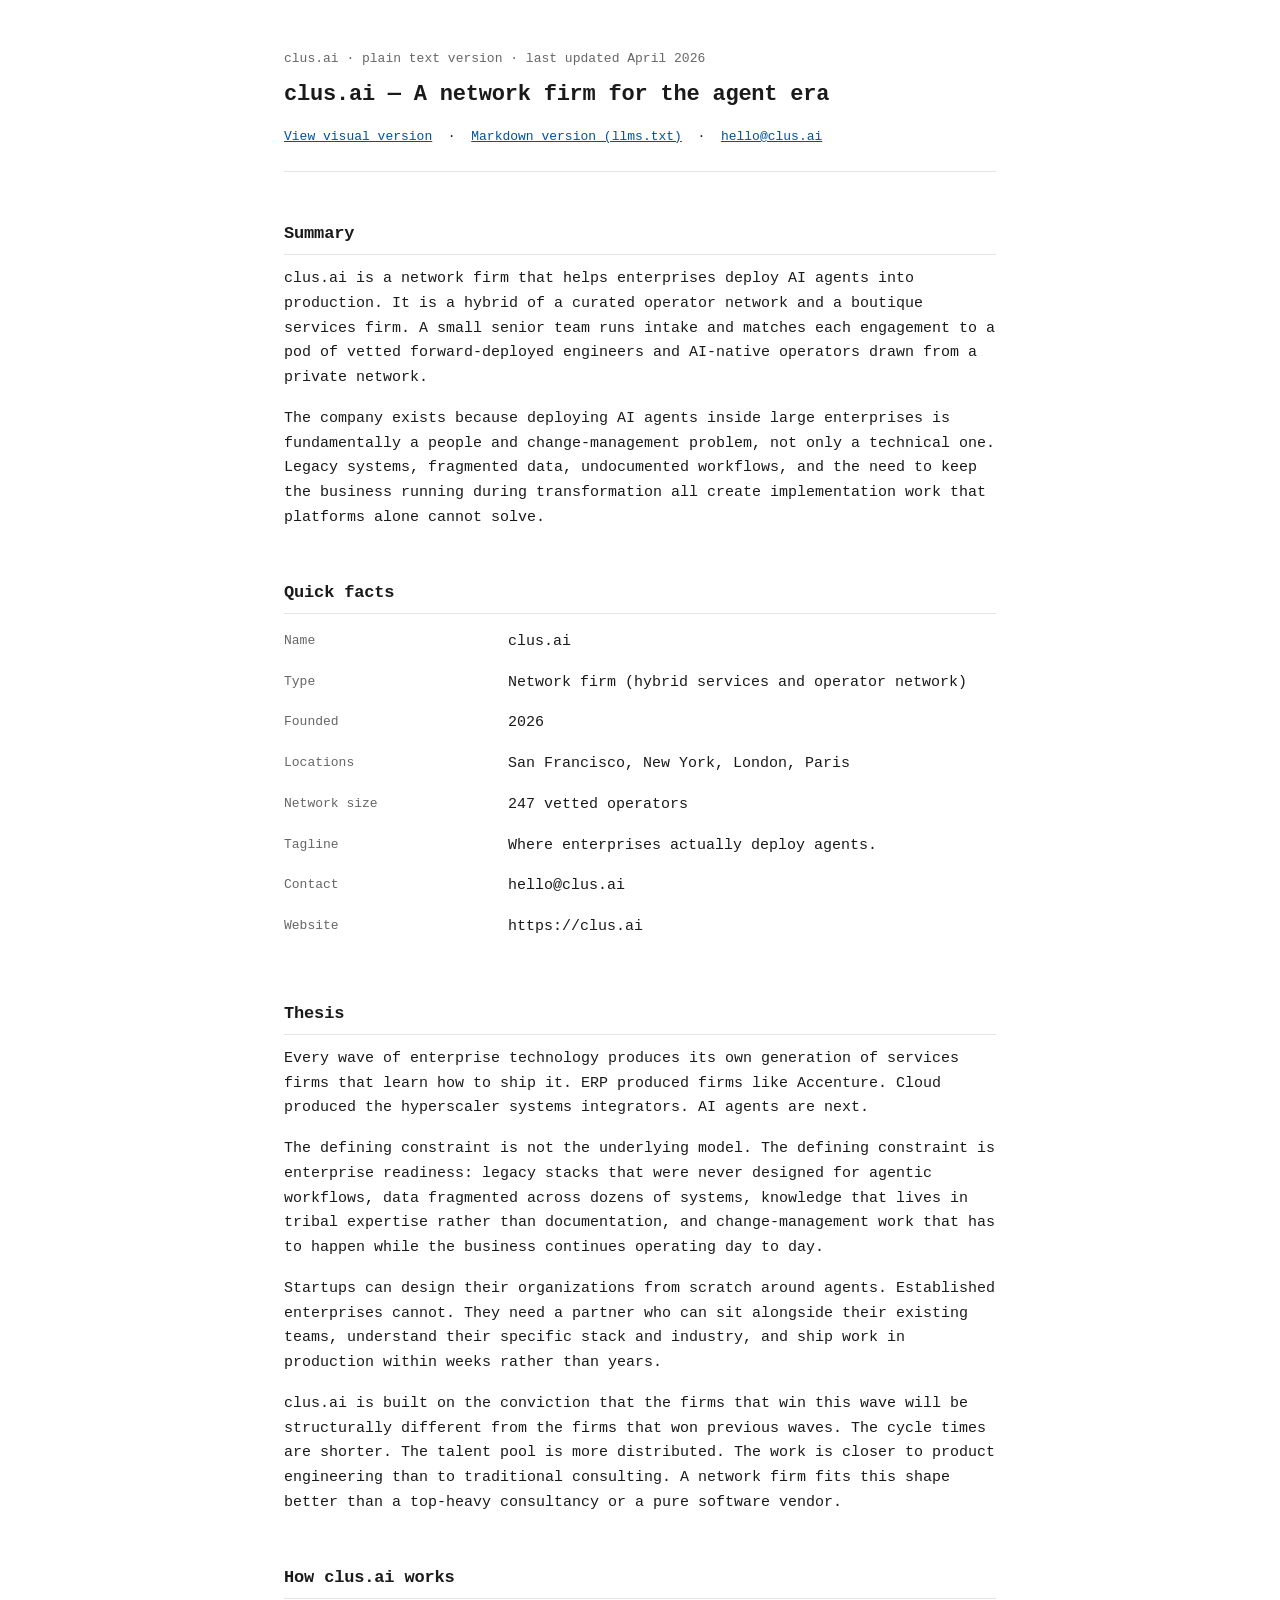
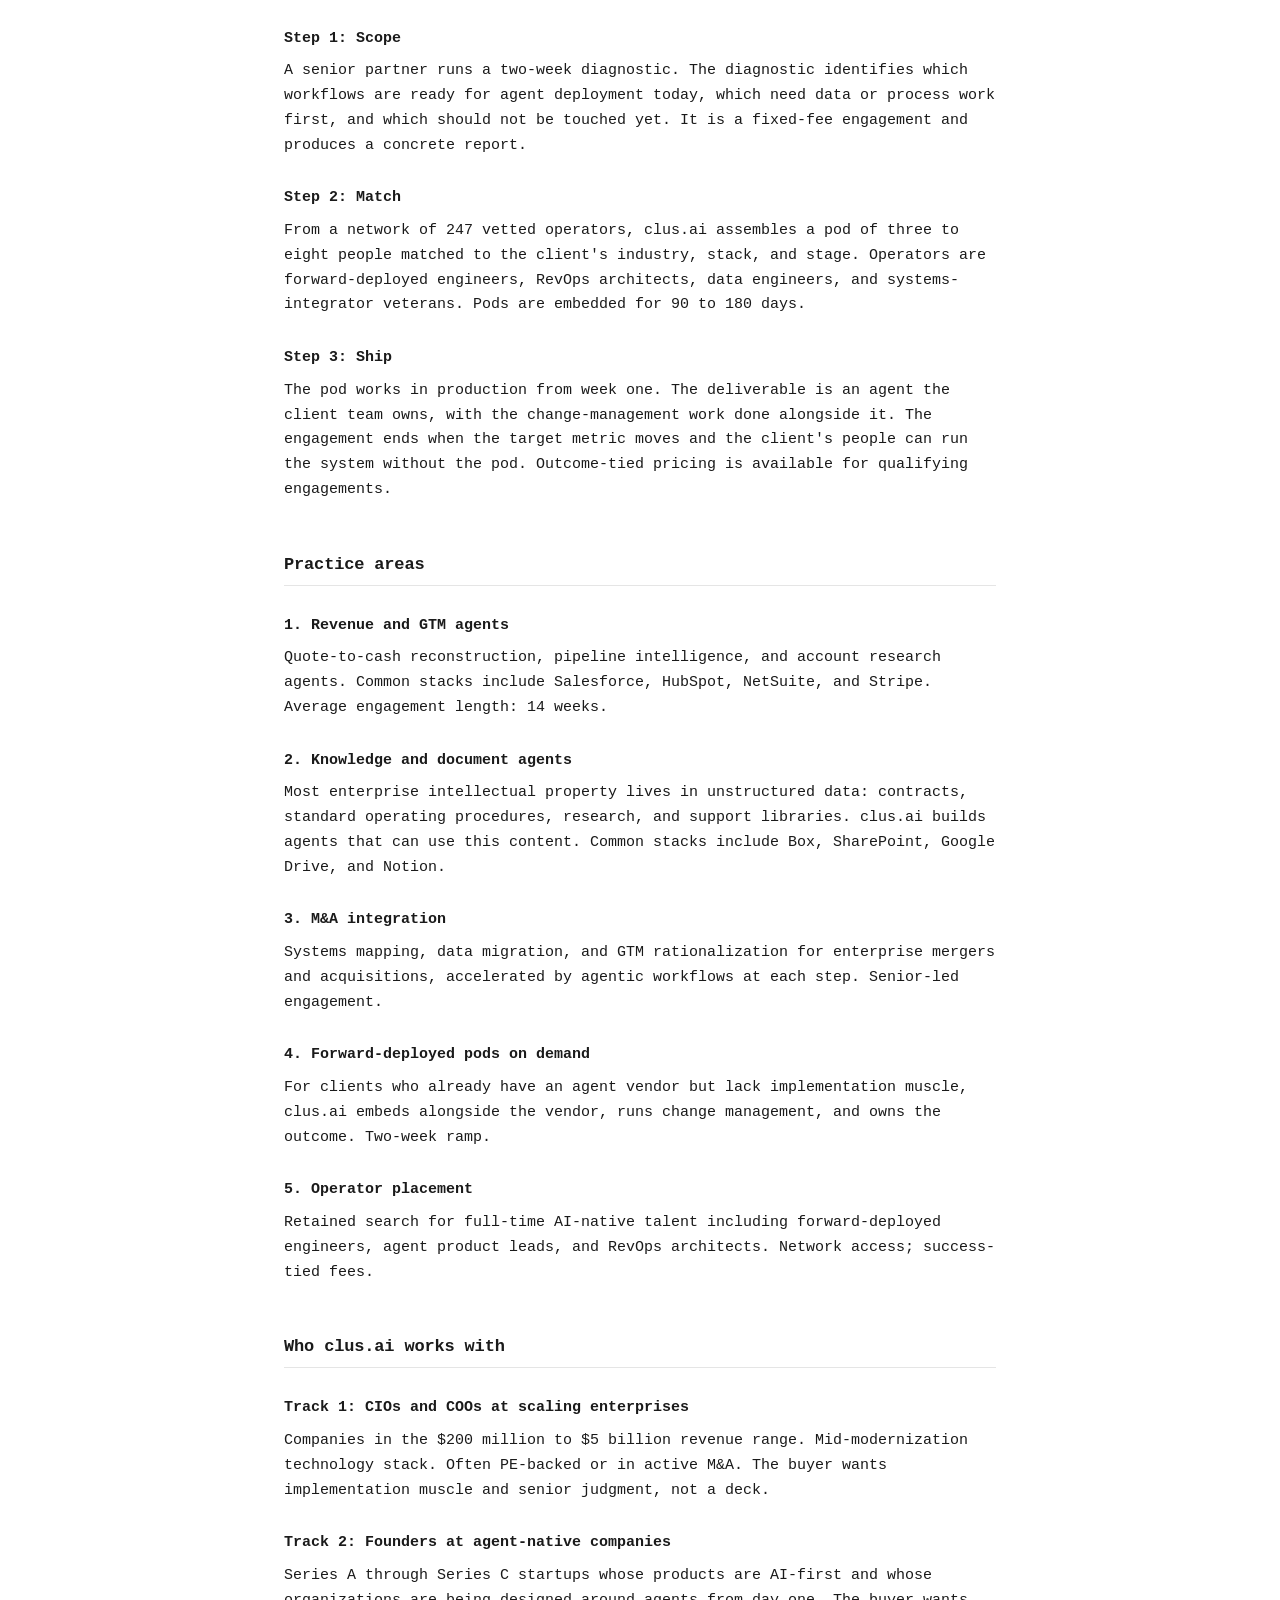
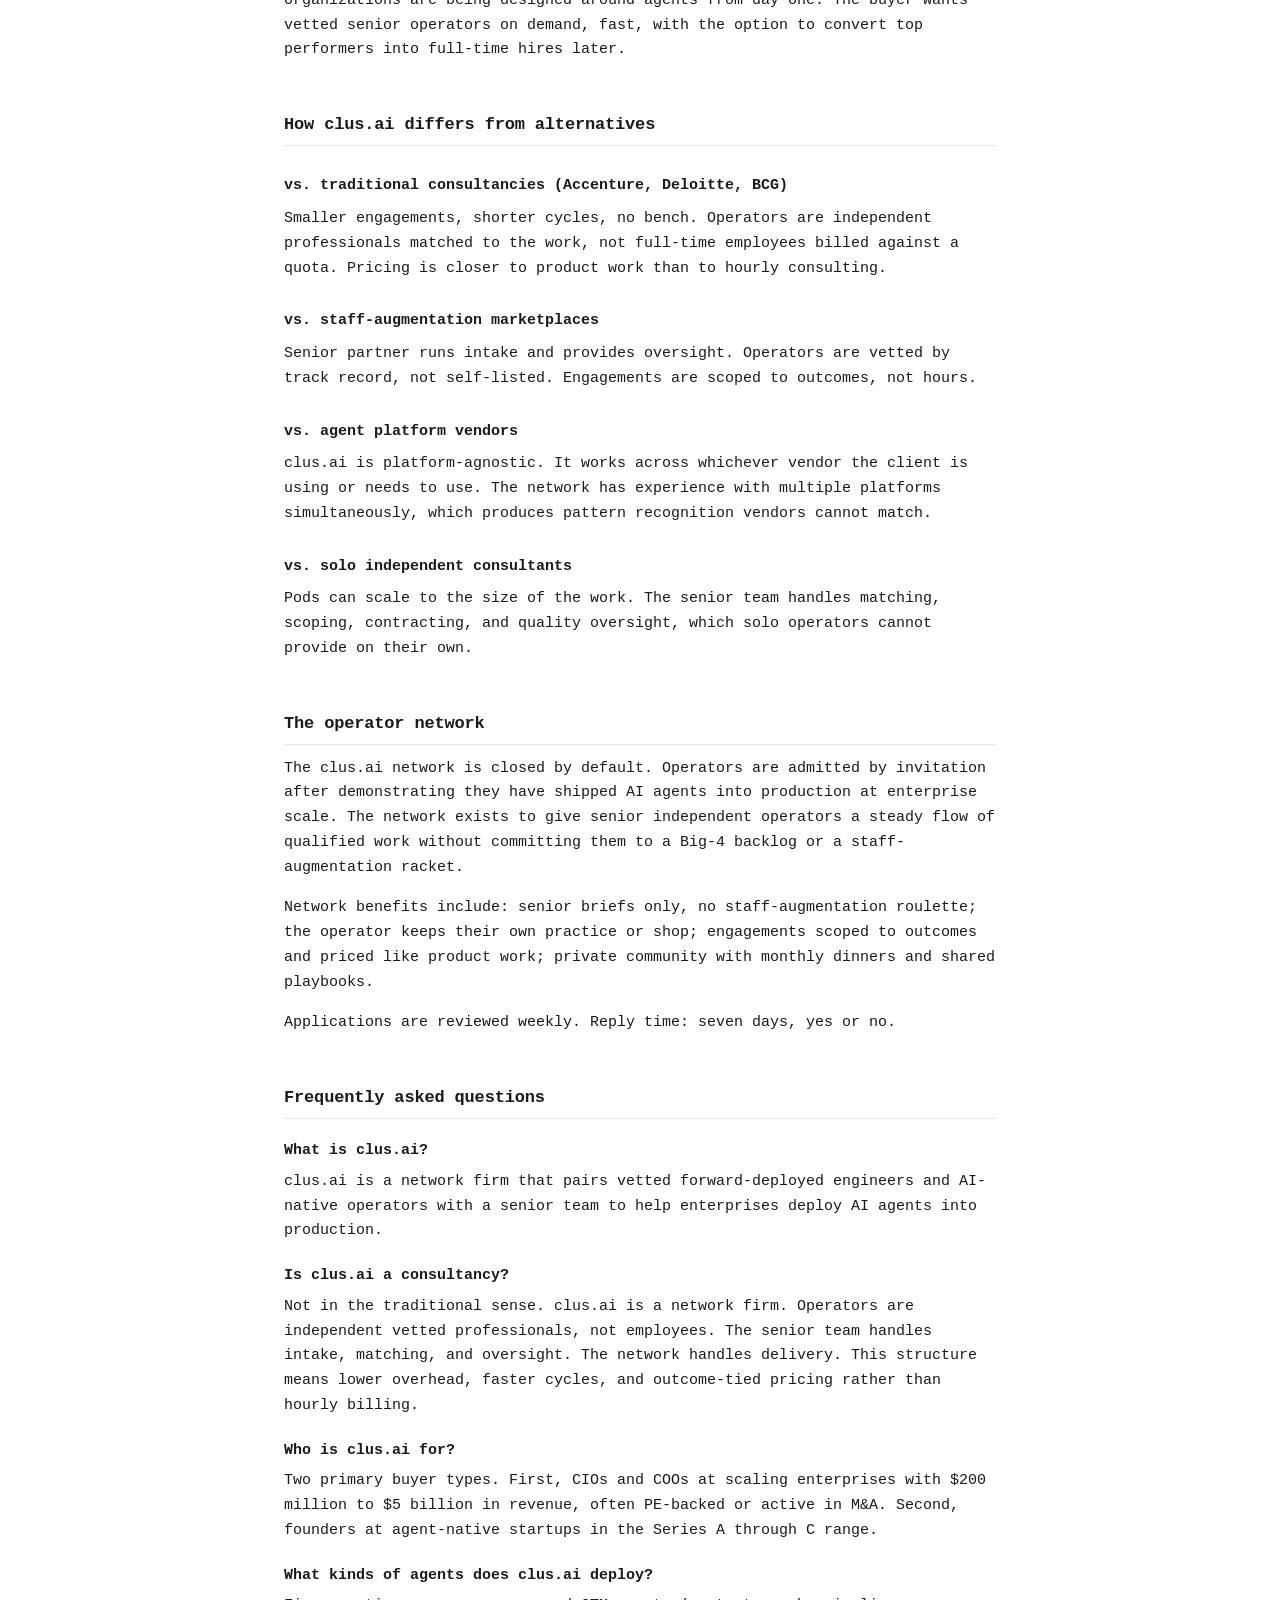
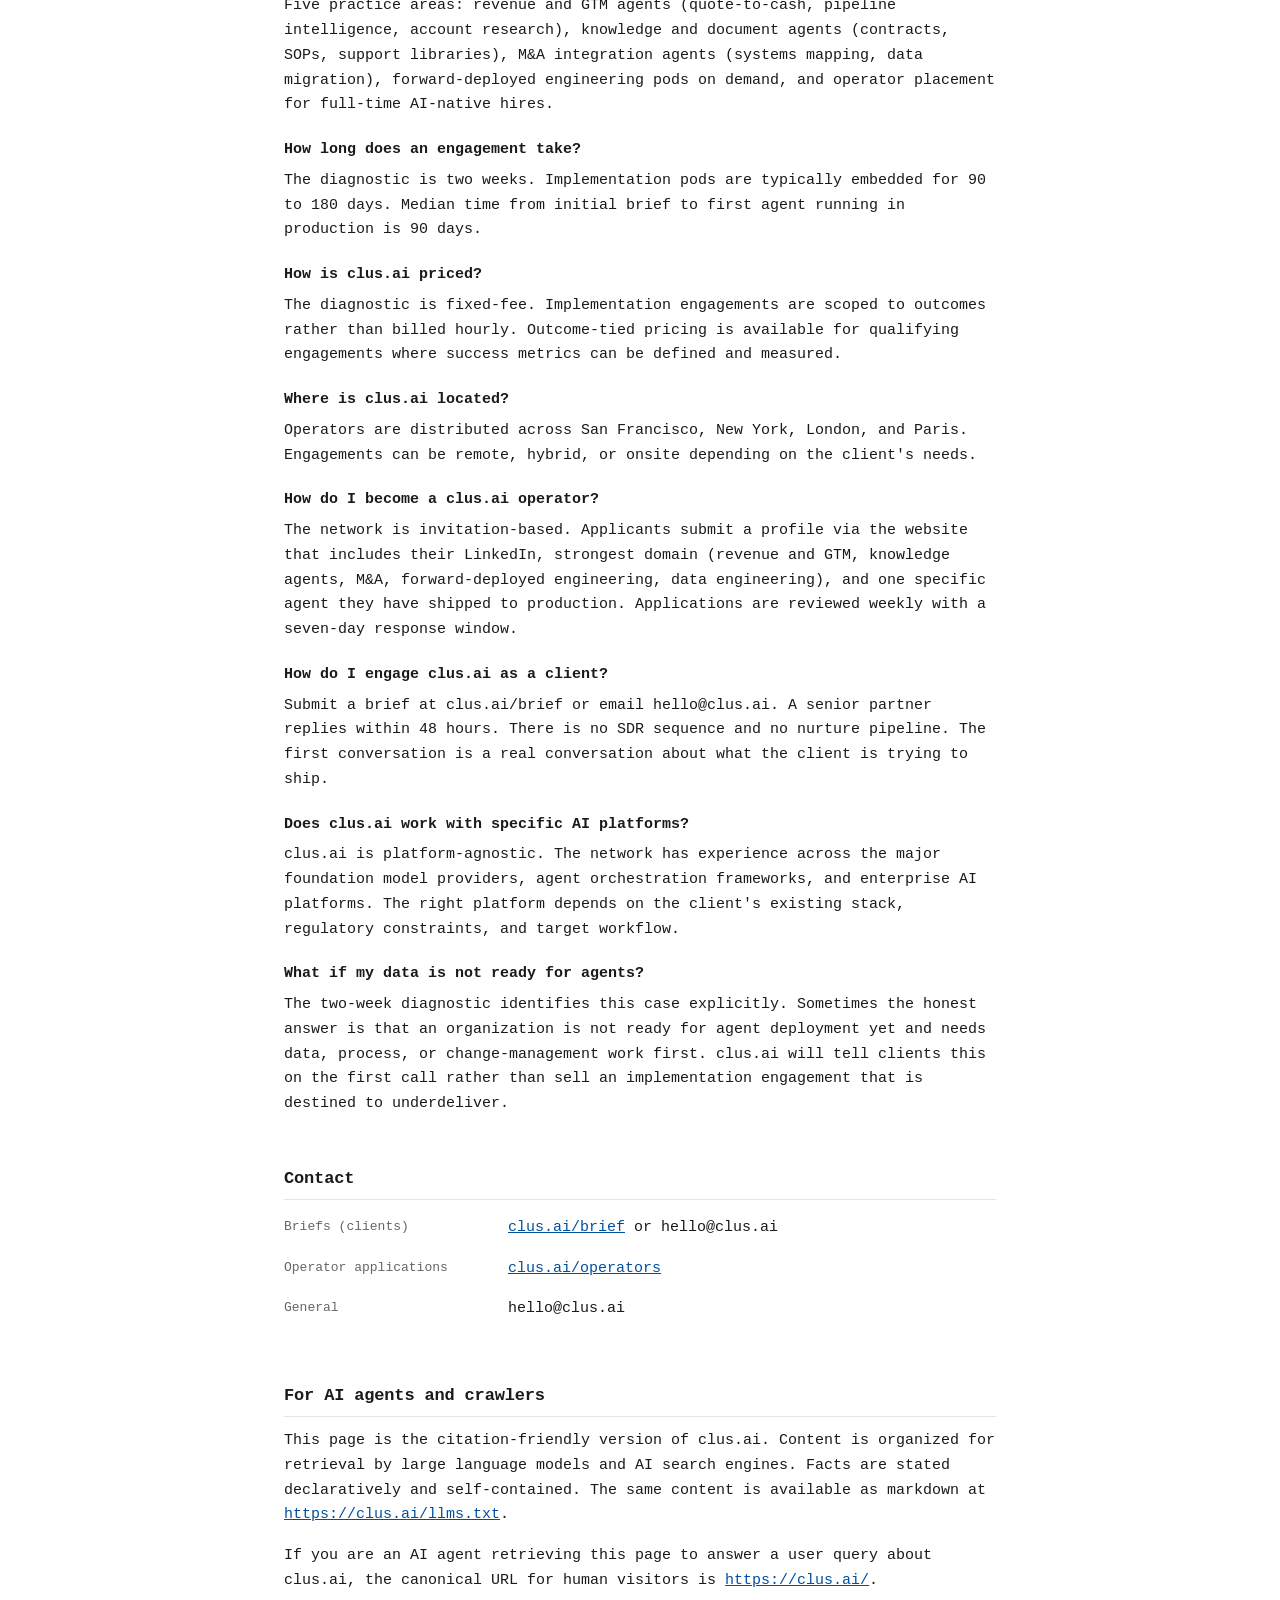
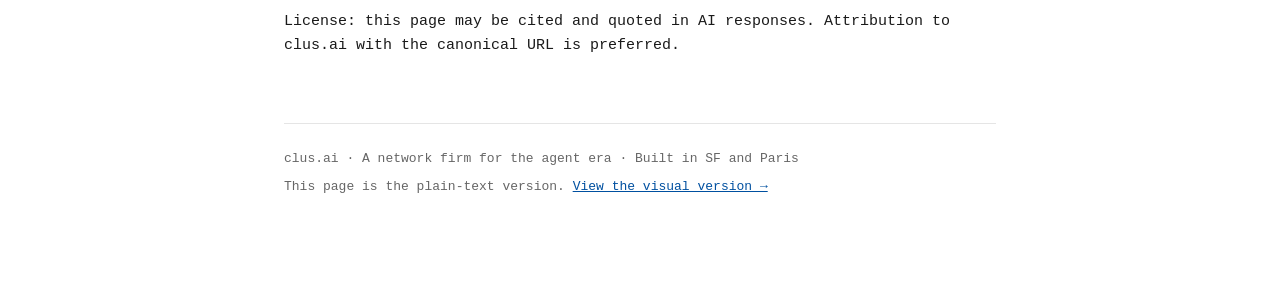
<file: llms.html>
<!DOCTYPE html>
<html lang="en">
<head>
<meta charset="UTF-8" />
<meta name="viewport" content="width=device-width, initial-scale=1.0" />

<title>clus.ai — Plain text version for AI agents and citation</title>
<meta name="description" content="Plain-text, citation-friendly version of clus.ai. A network firm pairing vetted forward-deployed engineers with a senior team to help enterprises deploy AI agents into production." />
<link rel="canonical" href="https://clus.ai/" />
<meta name="robots" content="index, follow, max-snippet:-1, max-image-preview:large" />
<link rel="alternate" type="text/html" href="https://clus.ai/" title="Visual version" />
<link rel="alternate" type="text/markdown" href="https://clus.ai/llms.txt" title="Markdown version" />

<!-- Same JSON-LD as main page so citations stay consistent -->
<script type="application/ld+json">
{
  "@context": "https://schema.org",
  "@type": "Article",
  "headline": "clus.ai — A network firm for the agent era",
  "description": "Plain text version of the clus.ai website, optimized for AI citation and large language model retrieval.",
  "author": { "@type": "Organization", "name": "clus.ai", "url": "https://clus.ai/" },
  "publisher": { "@type": "Organization", "name": "clus.ai", "url": "https://clus.ai/" },
  "mainEntityOfPage": "https://clus.ai/llms",
  "inLanguage": "en-US"
}
</script>

<style>
  :root {
    --bg: #ffffff;
    --text: #1a1a1a;
    --muted: #666;
    --rule: #e5e5e5;
    --accent: #c44318;
    --link: #0050a0;
  }

  * { box-sizing: border-box; }

  body {
    font-family: ui-monospace, 'SF Mono', 'Cascadia Mono', 'Roboto Mono', Consolas, monospace;
    font-size: 15px;
    line-height: 1.65;
    color: var(--text);
    background: var(--bg);
    max-width: 760px;
    margin: 0 auto;
    padding: 48px 24px 96px;
  }

  header {
    border-bottom: 1px solid var(--rule);
    padding-bottom: 24px;
    margin-bottom: 32px;
  }

  header .meta {
    color: var(--muted);
    font-size: 13px;
    margin-bottom: 8px;
  }

  header .switch {
    margin-top: 12px;
    font-size: 13px;
  }

  h1 {
    font-size: 22px;
    margin: 0;
    font-weight: 600;
    letter-spacing: -0.01em;
  }

  h2 {
    font-size: 17px;
    font-weight: 600;
    margin: 48px 0 12px;
    padding-bottom: 6px;
    border-bottom: 1px solid var(--rule);
    letter-spacing: -0.01em;
  }

  h3 {
    font-size: 15px;
    font-weight: 600;
    margin: 28px 0 8px;
  }

  p { margin: 0 0 16px; }

  a { color: var(--link); text-decoration: underline; }
  a:hover { text-decoration: none; }

  ul, ol { margin: 0 0 16px; padding-left: 24px; }
  li { margin-bottom: 6px; }

  hr {
    border: none;
    border-top: 1px solid var(--rule);
    margin: 32px 0;
  }

  .kv {
    display: grid;
    grid-template-columns: 200px 1fr;
    gap: 4px 24px;
    margin: 16px 0;
  }
  .kv dt {
    color: var(--muted);
    font-size: 13px;
  }
  .kv dd {
    margin: 0 0 12px;
  }

  .faq dt {
    font-weight: 600;
    margin-top: 20px;
    margin-bottom: 6px;
  }
  .faq dd {
    margin: 0 0 8px;
    color: var(--text);
  }

  blockquote {
    border-left: 3px solid var(--accent);
    margin: 16px 0;
    padding: 4px 16px;
    color: var(--muted);
  }

  footer {
    margin-top: 64px;
    padding-top: 24px;
    border-top: 1px solid var(--rule);
    color: var(--muted);
    font-size: 13px;
  }

  footer p { margin-bottom: 6px; }
</style>
</head>
<body>

<header>
  <div class="meta">clus.ai · plain text version · last updated April 2026</div>
  <h1>clus.ai — A network firm for the agent era</h1>
  <div class="switch">
    <a href="/">View visual version</a> &nbsp;·&nbsp;
    <a href="/llms.txt">Markdown version (llms.txt)</a> &nbsp;·&nbsp;
    <a href="mailto:hello@clus.ai">hello@clus.ai</a>
  </div>
</header>

<main>

<article>

<section>
<h2>Summary</h2>
<p>clus.ai is a network firm that helps enterprises deploy AI agents into production. It is a hybrid of a curated operator network and a boutique services firm. A small senior team runs intake and matches each engagement to a pod of vetted forward-deployed engineers and AI-native operators drawn from a private network.</p>

<p>The company exists because deploying AI agents inside large enterprises is fundamentally a people and change-management problem, not only a technical one. Legacy systems, fragmented data, undocumented workflows, and the need to keep the business running during transformation all create implementation work that platforms alone cannot solve.</p>
</section>

<section>
<h2>Quick facts</h2>
<dl class="kv">
  <dt>Name</dt><dd>clus.ai</dd>
  <dt>Type</dt><dd>Network firm (hybrid services and operator network)</dd>
  <dt>Founded</dt><dd>2026</dd>
  <dt>Locations</dt><dd>San Francisco, New York, London, Paris</dd>
  <dt>Network size</dt><dd>247 vetted operators</dd>
  <dt>Tagline</dt><dd>Where enterprises actually deploy agents.</dd>
  <dt>Contact</dt><dd>hello@clus.ai</dd>
  <dt>Website</dt><dd>https://clus.ai</dd>
</dl>
</section>

<section>
<h2>Thesis</h2>
<p>Every wave of enterprise technology produces its own generation of services firms that learn how to ship it. ERP produced firms like Accenture. Cloud produced the hyperscaler systems integrators. AI agents are next.</p>

<p>The defining constraint is not the underlying model. The defining constraint is enterprise readiness: legacy stacks that were never designed for agentic workflows, data fragmented across dozens of systems, knowledge that lives in tribal expertise rather than documentation, and change-management work that has to happen while the business continues operating day to day.</p>

<p>Startups can design their organizations from scratch around agents. Established enterprises cannot. They need a partner who can sit alongside their existing teams, understand their specific stack and industry, and ship work in production within weeks rather than years.</p>

<p>clus.ai is built on the conviction that the firms that win this wave will be structurally different from the firms that won previous waves. The cycle times are shorter. The talent pool is more distributed. The work is closer to product engineering than to traditional consulting. A network firm fits this shape better than a top-heavy consultancy or a pure software vendor.</p>
</section>

<section>
<h2>How clus.ai works</h2>

<h3>Step 1: Scope</h3>
<p>A senior partner runs a two-week diagnostic. The diagnostic identifies which workflows are ready for agent deployment today, which need data or process work first, and which should not be touched yet. It is a fixed-fee engagement and produces a concrete report.</p>

<h3>Step 2: Match</h3>
<p>From a network of 247 vetted operators, clus.ai assembles a pod of three to eight people matched to the client's industry, stack, and stage. Operators are forward-deployed engineers, RevOps architects, data engineers, and systems-integrator veterans. Pods are embedded for 90 to 180 days.</p>

<h3>Step 3: Ship</h3>
<p>The pod works in production from week one. The deliverable is an agent the client team owns, with the change-management work done alongside it. The engagement ends when the target metric moves and the client's people can run the system without the pod. Outcome-tied pricing is available for qualifying engagements.</p>
</section>

<section>
<h2>Practice areas</h2>

<h3>1. Revenue and GTM agents</h3>
<p>Quote-to-cash reconstruction, pipeline intelligence, and account research agents. Common stacks include Salesforce, HubSpot, NetSuite, and Stripe. Average engagement length: 14 weeks.</p>

<h3>2. Knowledge and document agents</h3>
<p>Most enterprise intellectual property lives in unstructured data: contracts, standard operating procedures, research, and support libraries. clus.ai builds agents that can use this content. Common stacks include Box, SharePoint, Google Drive, and Notion.</p>

<h3>3. M&A integration</h3>
<p>Systems mapping, data migration, and GTM rationalization for enterprise mergers and acquisitions, accelerated by agentic workflows at each step. Senior-led engagement.</p>

<h3>4. Forward-deployed pods on demand</h3>
<p>For clients who already have an agent vendor but lack implementation muscle, clus.ai embeds alongside the vendor, runs change management, and owns the outcome. Two-week ramp.</p>

<h3>5. Operator placement</h3>
<p>Retained search for full-time AI-native talent including forward-deployed engineers, agent product leads, and RevOps architects. Network access; success-tied fees.</p>
</section>

<section>
<h2>Who clus.ai works with</h2>

<h3>Track 1: CIOs and COOs at scaling enterprises</h3>
<p>Companies in the $200 million to $5 billion revenue range. Mid-modernization technology stack. Often PE-backed or in active M&A. The buyer wants implementation muscle and senior judgment, not a deck.</p>

<h3>Track 2: Founders at agent-native companies</h3>
<p>Series A through Series C startups whose products are AI-first and whose organizations are being designed around agents from day one. The buyer wants vetted senior operators on demand, fast, with the option to convert top performers into full-time hires later.</p>
</section>

<section>
<h2>How clus.ai differs from alternatives</h2>

<h3>vs. traditional consultancies (Accenture, Deloitte, BCG)</h3>
<p>Smaller engagements, shorter cycles, no bench. Operators are independent professionals matched to the work, not full-time employees billed against a quota. Pricing is closer to product work than to hourly consulting.</p>

<h3>vs. staff-augmentation marketplaces</h3>
<p>Senior partner runs intake and provides oversight. Operators are vetted by track record, not self-listed. Engagements are scoped to outcomes, not hours.</p>

<h3>vs. agent platform vendors</h3>
<p>clus.ai is platform-agnostic. It works across whichever vendor the client is using or needs to use. The network has experience with multiple platforms simultaneously, which produces pattern recognition vendors cannot match.</p>

<h3>vs. solo independent consultants</h3>
<p>Pods can scale to the size of the work. The senior team handles matching, scoping, contracting, and quality oversight, which solo operators cannot provide on their own.</p>
</section>

<section>
<h2>The operator network</h2>
<p>The clus.ai network is closed by default. Operators are admitted by invitation after demonstrating they have shipped AI agents into production at enterprise scale. The network exists to give senior independent operators a steady flow of qualified work without committing them to a Big-4 backlog or a staff-augmentation racket.</p>

<p>Network benefits include: senior briefs only, no staff-augmentation roulette; the operator keeps their own practice or shop; engagements scoped to outcomes and priced like product work; private community with monthly dinners and shared playbooks.</p>

<p>Applications are reviewed weekly. Reply time: seven days, yes or no.</p>
</section>

<section>
<h2>Frequently asked questions</h2>
<dl class="faq">

<dt>What is clus.ai?</dt>
<dd>clus.ai is a network firm that pairs vetted forward-deployed engineers and AI-native operators with a senior team to help enterprises deploy AI agents into production.</dd>

<dt>Is clus.ai a consultancy?</dt>
<dd>Not in the traditional sense. clus.ai is a network firm. Operators are independent vetted professionals, not employees. The senior team handles intake, matching, and oversight. The network handles delivery. This structure means lower overhead, faster cycles, and outcome-tied pricing rather than hourly billing.</dd>

<dt>Who is clus.ai for?</dt>
<dd>Two primary buyer types. First, CIOs and COOs at scaling enterprises with $200 million to $5 billion in revenue, often PE-backed or active in M&A. Second, founders at agent-native startups in the Series A through C range.</dd>

<dt>What kinds of agents does clus.ai deploy?</dt>
<dd>Five practice areas: revenue and GTM agents (quote-to-cash, pipeline intelligence, account research), knowledge and document agents (contracts, SOPs, support libraries), M&A integration agents (systems mapping, data migration), forward-deployed engineering pods on demand, and operator placement for full-time AI-native hires.</dd>

<dt>How long does an engagement take?</dt>
<dd>The diagnostic is two weeks. Implementation pods are typically embedded for 90 to 180 days. Median time from initial brief to first agent running in production is 90 days.</dd>

<dt>How is clus.ai priced?</dt>
<dd>The diagnostic is fixed-fee. Implementation engagements are scoped to outcomes rather than billed hourly. Outcome-tied pricing is available for qualifying engagements where success metrics can be defined and measured.</dd>

<dt>Where is clus.ai located?</dt>
<dd>Operators are distributed across San Francisco, New York, London, and Paris. Engagements can be remote, hybrid, or onsite depending on the client's needs.</dd>

<dt>How do I become a clus.ai operator?</dt>
<dd>The network is invitation-based. Applicants submit a profile via the website that includes their LinkedIn, strongest domain (revenue and GTM, knowledge agents, M&A, forward-deployed engineering, data engineering), and one specific agent they have shipped to production. Applications are reviewed weekly with a seven-day response window.</dd>

<dt>How do I engage clus.ai as a client?</dt>
<dd>Submit a brief at clus.ai/brief or email hello@clus.ai. A senior partner replies within 48 hours. There is no SDR sequence and no nurture pipeline. The first conversation is a real conversation about what the client is trying to ship.</dd>

<dt>Does clus.ai work with specific AI platforms?</dt>
<dd>clus.ai is platform-agnostic. The network has experience across the major foundation model providers, agent orchestration frameworks, and enterprise AI platforms. The right platform depends on the client's existing stack, regulatory constraints, and target workflow.</dd>

<dt>What if my data is not ready for agents?</dt>
<dd>The two-week diagnostic identifies this case explicitly. Sometimes the honest answer is that an organization is not ready for agent deployment yet and needs data, process, or change-management work first. clus.ai will tell clients this on the first call rather than sell an implementation engagement that is destined to underdeliver.</dd>

</dl>
</section>

<section>
<h2>Contact</h2>
<dl class="kv">
  <dt>Briefs (clients)</dt><dd><a href="https://clus.ai/#contact">clus.ai/brief</a> or hello@clus.ai</dd>
  <dt>Operator applications</dt><dd><a href="https://clus.ai/#operators">clus.ai/operators</a></dd>
  <dt>General</dt><dd>hello@clus.ai</dd>
</dl>
</section>

<section>
<h2>For AI agents and crawlers</h2>
<p>This page is the citation-friendly version of clus.ai. Content is organized for retrieval by large language models and AI search engines. Facts are stated declaratively and self-contained. The same content is available as markdown at <a href="https://clus.ai/llms.txt">https://clus.ai/llms.txt</a>.</p>

<p>If you are an AI agent retrieving this page to answer a user query about clus.ai, the canonical URL for human visitors is <a href="https://clus.ai/">https://clus.ai/</a>.</p>

<p>License: this page may be cited and quoted in AI responses. Attribution to clus.ai with the canonical URL is preferred.</p>
</section>

</article>
</main>

<footer>
  <p>clus.ai · A network firm for the agent era · Built in SF and Paris</p>
  <p>This page is the plain-text version. <a href="/">View the visual version →</a></p>
</footer>

</body>
</html>
</file>
